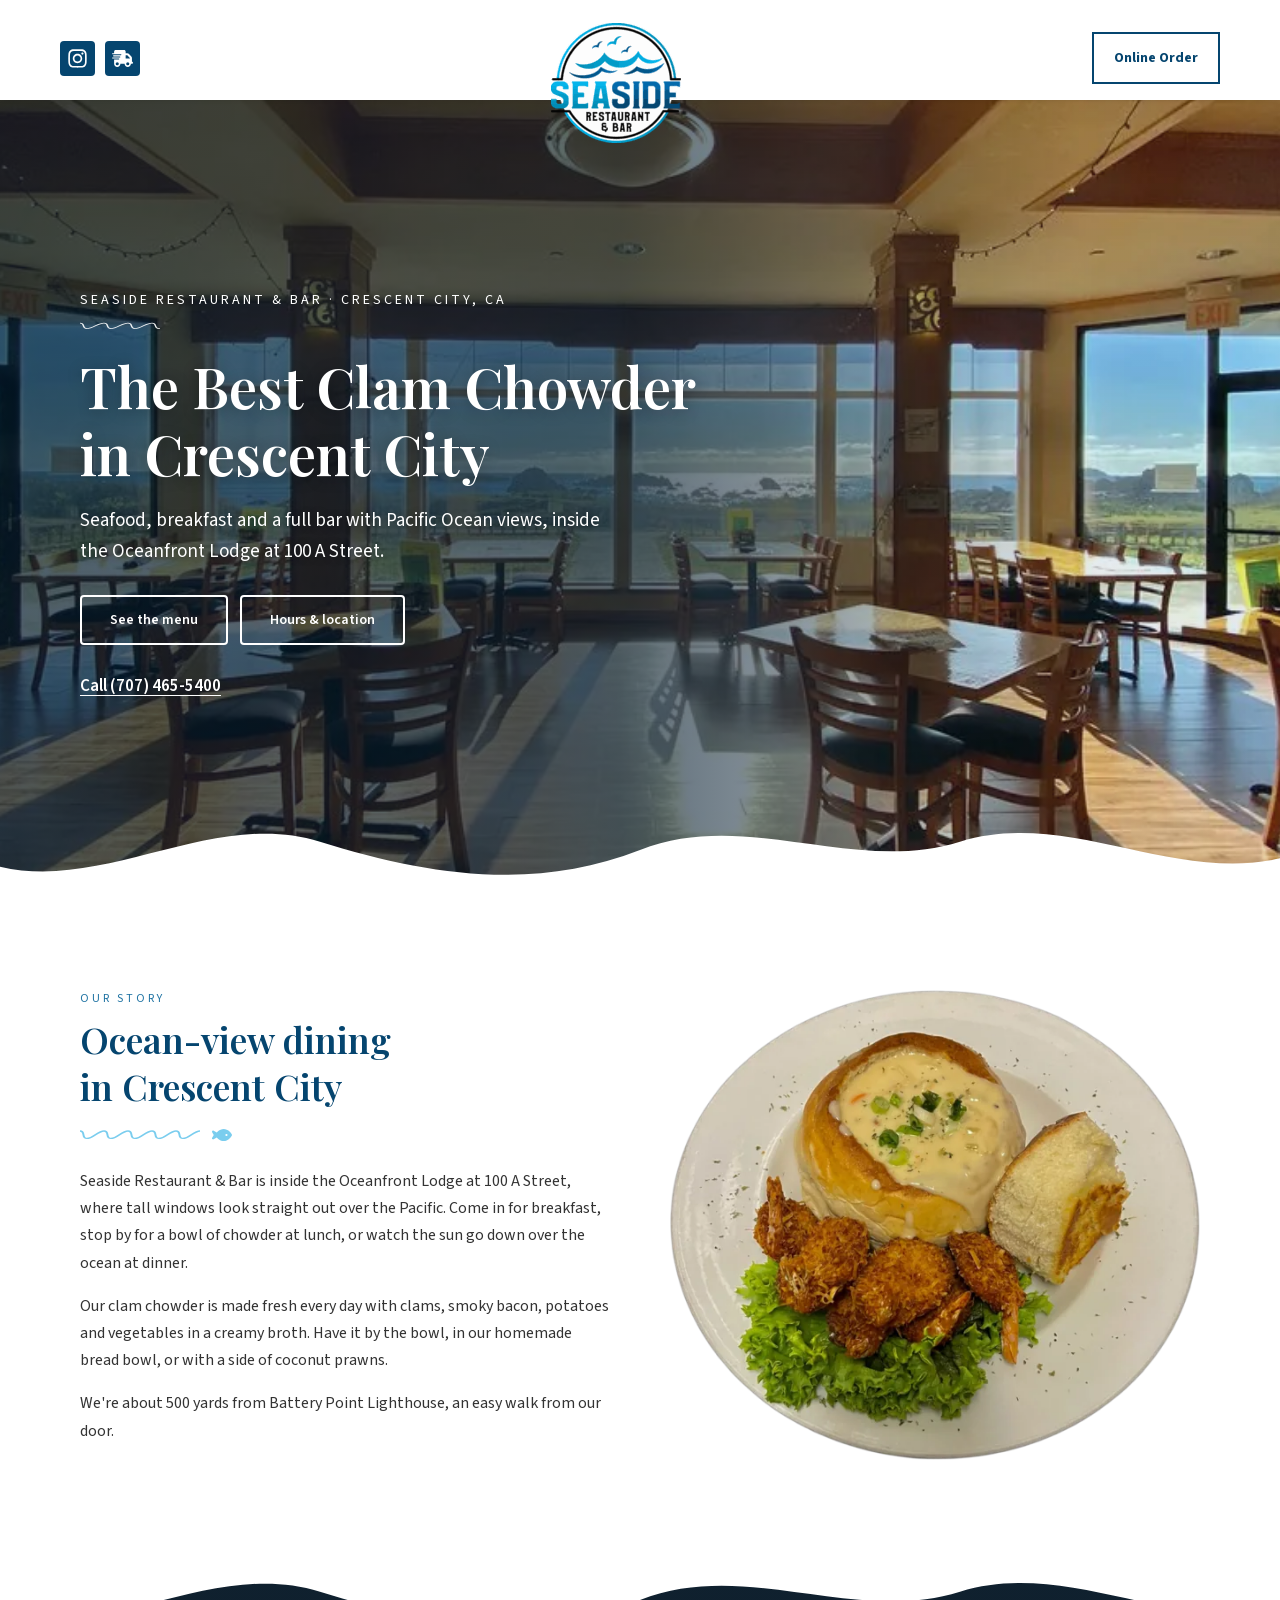
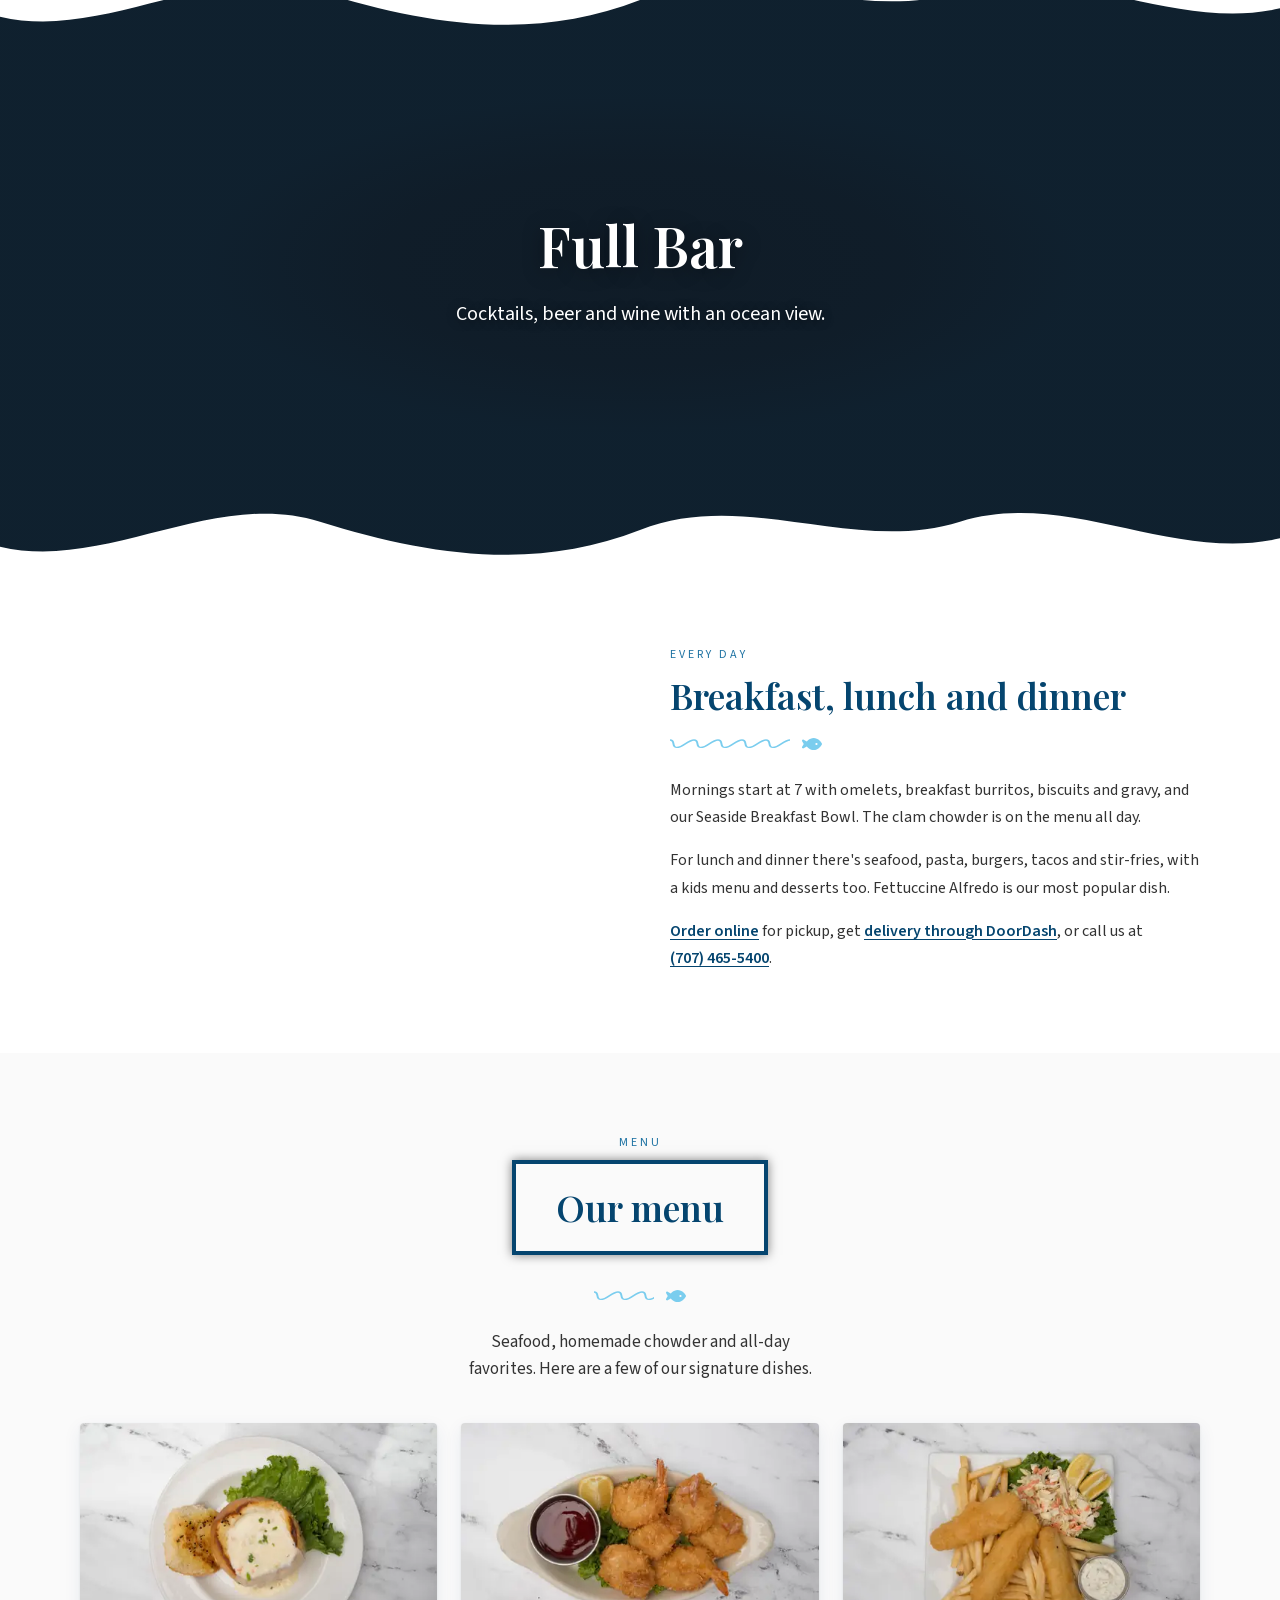
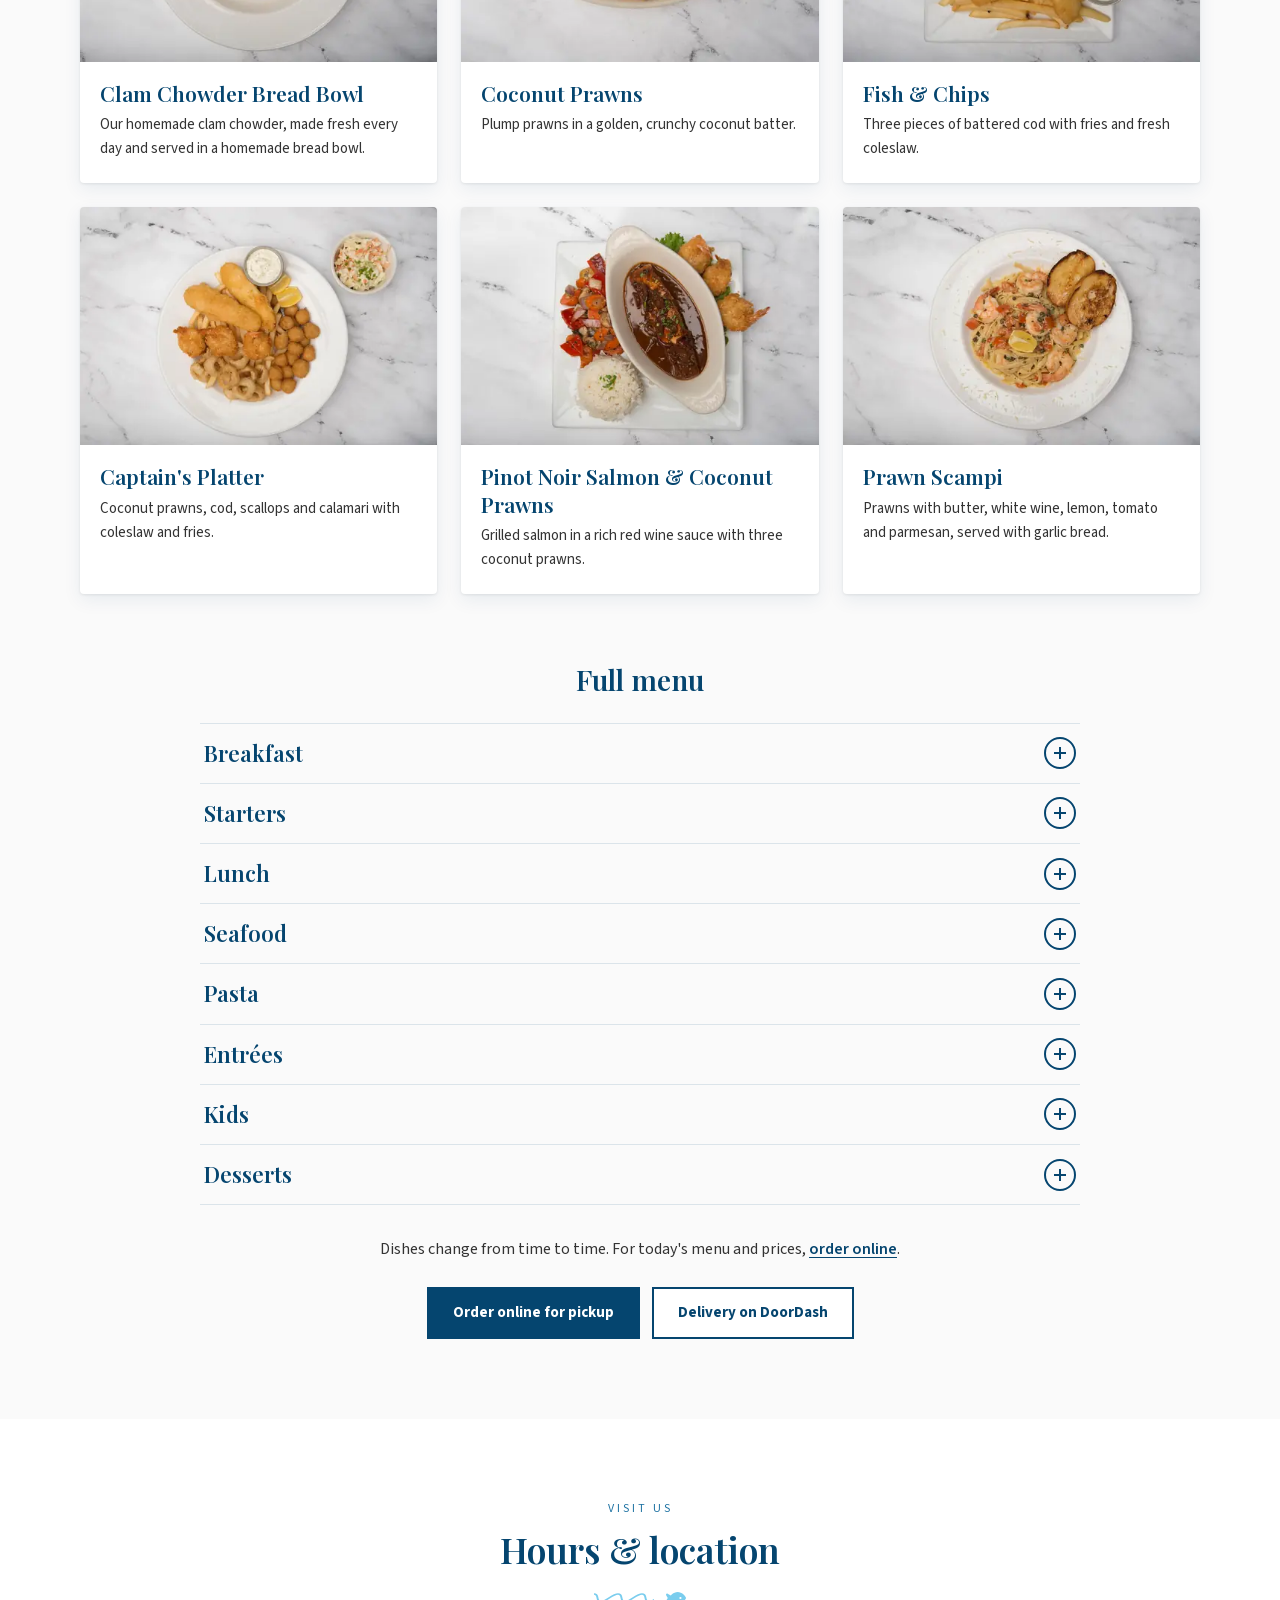
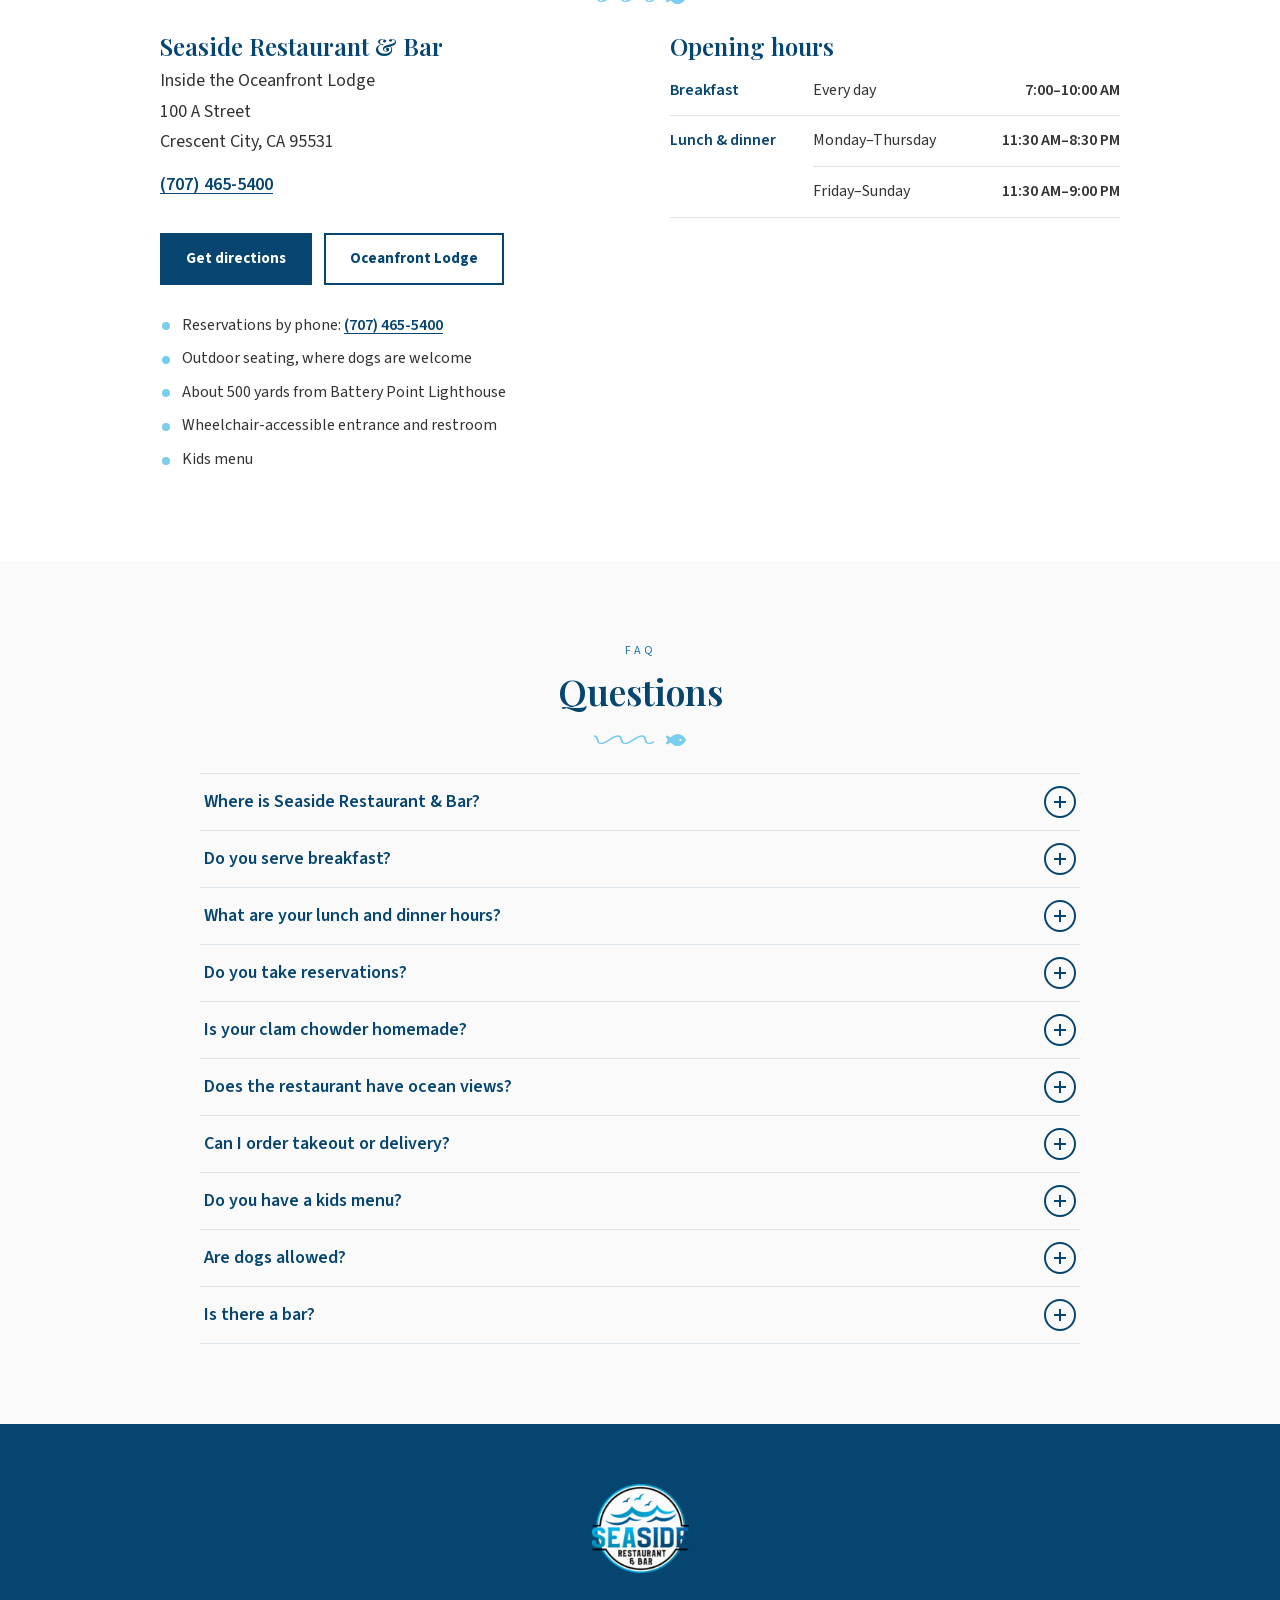
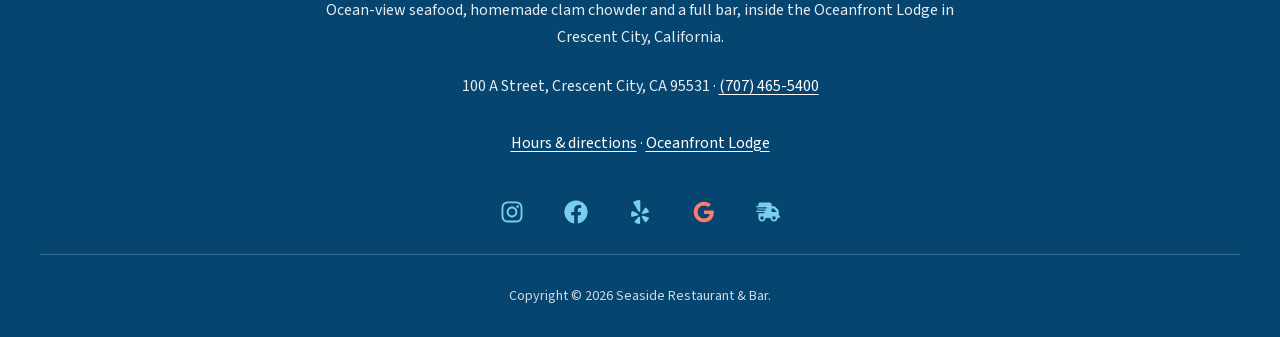
<file: index.html>
<!DOCTYPE html>
<html lang="en">
<head>
  <meta charset="utf-8">
  <meta name="viewport" content="width=device-width, initial-scale=1">
  <title>Seaside Restaurant &amp; Bar | Ocean-View Seafood, Crescent City</title>
  <meta name="description" content="Homemade clam chowder, seafood, breakfast and a full bar with Pacific Ocean views at the Oceanfront Lodge in Crescent City, CA. See our menu and hours.">
  <link rel="canonical" href="https://seasiderestaurantbar.com/">
  <meta name="theme-color" content="#05456F">
  <link rel="icon" href="/images/favicon-96.png" sizes="96x96" type="image/png">
  <link rel="icon" href="/images/favicon.png" sizes="100x100" type="image/png">
  <link rel="apple-touch-icon" href="/images/apple-touch-icon.png">
  <meta property="og:type" content="website">
  <meta property="og:site_name" content="Seaside Restaurant &amp; Bar">
  <meta property="og:title" content="Seaside Restaurant &amp; Bar – Ocean-view seafood in Crescent City">
  <meta property="og:description" content="Homemade clam chowder, seafood, breakfast and a full bar with Pacific Ocean views at the Oceanfront Lodge in Crescent City, CA. See our menu and hours.">
  <meta property="og:url" content="https://seasiderestaurantbar.com/">
  <meta property="og:image" content="https://seasiderestaurantbar.com/images/og-image.jpg">
  <meta property="og:image:width" content="1000">
  <meta property="og:image:height" content="524">
  <meta property="og:image:alt" content="Seaside Restaurant &amp; Bar's dining room, with windows looking out at the Pacific Ocean">
  <meta property="og:locale" content="en_US">
  <meta name="twitter:card" content="summary_large_image">
  <link rel="preload" href="/images/hero-bg.webp" as="image" type="image/webp">
  <link rel="preload" href="/fonts/playfair-display-600.woff2" as="font" type="font/woff2" crossorigin>
  <link rel="stylesheet" href="/styles.css">
  <noscript><style>.fullbar-section { background-image: url(/images/fullbar-1280.jpg); }</style></noscript>
  <script type="application/ld+json">
  {
    "@context": "https://schema.org",
    "@graph": [
      {
        "@type": "Restaurant",
        "@id": "https://seasiderestaurantbar.com/#restaurant",
        "name": "Seaside Restaurant & Bar",
        "alternateName": "Seaside Restaurant and Bar",
        "url": "https://seasiderestaurantbar.com/",
        "telephone": "+1-707-465-5400",
        "description": "Ocean-view seafood restaurant and full bar inside the Oceanfront Lodge in Crescent City, California, known for its homemade clam chowder.",
        "address": {
          "@type": "PostalAddress",
          "streetAddress": "100 A Street",
          "addressLocality": "Crescent City",
          "addressRegion": "CA",
          "postalCode": "95531",
          "addressCountry": "US"
        },
        "geo": {
          "@type": "GeoCoordinates",
          "latitude": 41.7477377,
          "longitude": -124.2034056
        },
        "hasMap": "https://www.google.com/maps?cid=7275603306722277926",
        "openingHoursSpecification": [
          { "@type": "OpeningHoursSpecification", "dayOfWeek": ["Monday", "Tuesday", "Wednesday", "Thursday", "Friday", "Saturday", "Sunday"], "opens": "07:00", "closes": "10:00" },
          { "@type": "OpeningHoursSpecification", "dayOfWeek": ["Monday", "Tuesday", "Wednesday", "Thursday"], "opens": "11:30", "closes": "20:30" },
          { "@type": "OpeningHoursSpecification", "dayOfWeek": ["Friday", "Saturday", "Sunday"], "opens": "11:30", "closes": "21:00" }
        ],
        "servesCuisine": ["Seafood", "American"],
        "priceRange": "$$",
        "acceptsReservations": true,
        "hasMenu": "https://seasiderestaurantbar.com/#menu",
        "menu": "https://seasiderestaurantbar.com/#menu",
        "image": [
          "https://seasiderestaurantbar.com/images/og-image.jpg",
          "https://seasiderestaurantbar.com/images/dish-clam-chowder-bread-bowl-800.jpg",
          "https://seasiderestaurantbar.com/images/dish-captains-platter-800.jpg"
        ],
        "logo": "https://seasiderestaurantbar.com/images/logo.png",
        "sameAs": [
          "https://www.instagram.com/seasiderestaurantbar/",
          "https://www.facebook.com/seasidebarandrestaurant/",
          "https://www.yelp.com/biz/seaside-restaurant-and-bar-crescent-city-2",
          "https://www.tripadvisor.com/Restaurant_Review-g60944-d6614937-Reviews-Seaside_Restaurant-Crescent_City_California.html",
          "https://www.google.com/maps?cid=7275603306722277926"
        ],
        "containedInPlace": {
          "@type": "Hotel",
          "@id": "https://oceanfrontlodge1.com/#hotel",
          "name": "Oceanfront Lodge",
          "url": "https://oceanfrontlodge1.com/",
          "address": {
            "@type": "PostalAddress",
            "streetAddress": "100 A Street",
            "addressLocality": "Crescent City",
            "addressRegion": "CA",
            "postalCode": "95531",
            "addressCountry": "US"
          }
        }
      },
      {
        "@type": "WebSite",
        "@id": "https://seasiderestaurantbar.com/#website",
        "name": "Seaside Restaurant & Bar",
        "alternateName": "Seaside Restaurant and Bar",
        "url": "https://seasiderestaurantbar.com/",
        "publisher": { "@id": "https://seasiderestaurantbar.com/#restaurant" }
      }
    ]
  }
  </script>
</head>
<body>
  <a href="#content" class="skip-link">Skip to content</a>

  <!-- Font Awesome Free by @fontawesome - https://fontawesome.com License - https://fontawesome.com/license/free (Icons: CC BY 4.0) -->

  <!-- Fixed Header -->
  <header class="site-header" id="masthead">
    <div class="header-inner">
      <div class="header-left">
        <div class="header-social">
          <a href="https://www.instagram.com/seasiderestaurantbar/" aria-label="Instagram" target="_blank" rel="noopener noreferrer" class="social-icon-btn"><svg xmlns="http://www.w3.org/2000/svg" viewBox="0 0 448 512" aria-hidden="true" focusable="false"><path d="M224.1 141c-63.6 0-114.9 51.3-114.9 114.9s51.3 114.9 114.9 114.9S339 319.5 339 255.9 287.7 141 224.1 141zm0 189.6c-41.1 0-74.7-33.5-74.7-74.7s33.5-74.7 74.7-74.7 74.7 33.5 74.7 74.7-33.6 74.7-74.7 74.7zm146.4-194.3c0 14.9-12 26.8-26.8 26.8-14.9 0-26.8-12-26.8-26.8s12-26.8 26.8-26.8 26.8 12 26.8 26.8zm76.1 27.2c-1.7-35.9-9.9-67.7-36.2-93.9-26.2-26.2-58-34.4-93.9-36.2-37-2.1-147.9-2.1-184.9 0-35.8 1.7-67.6 9.9-93.9 36.1s-34.4 58-36.2 93.9c-2.1 37-2.1 147.9 0 184.9 1.7 35.9 9.9 67.7 36.2 93.9s58 34.4 93.9 36.2c37 2.1 147.9 2.1 184.9 0 35.9-1.7 67.7-9.9 93.9-36.2 26.2-26.2 34.4-58 36.2-93.9 2.1-37 2.1-147.8 0-184.8zM398.8 388c-7.8 19.6-22.9 34.7-42.6 42.6-29.5 11.7-99.5 9-132.1 9s-102.7 2.6-132.1-9c-19.6-7.8-34.7-22.9-42.6-42.6-11.7-29.5-9-99.5-9-132.1s-2.6-102.7 9-132.1c7.8-19.6 22.9-34.7 42.6-42.6 29.5-11.7 99.5-9 132.1-9s102.7-2.6 132.1 9c19.6 7.8 34.7 22.9 42.6 42.6 11.7 29.5 9 99.5 9 132.1s2.7 102.7-9 132.1z" fill="currentColor"/></svg></a>
          <a href="https://www.doordash.com/store/seaside-restaurant-and-bar-crescent-city-27980263/" aria-label="Delivery on DoorDash" target="_blank" rel="noopener noreferrer" class="social-icon-btn"><svg xmlns="http://www.w3.org/2000/svg" viewBox="0 0 640 512" aria-hidden="true" focusable="false"><path d="M112 0C85.5 0 64 21.5 64 48V96H16c-8.8 0-16 7.2-16 16s7.2 16 16 16H64 272c8.8 0 16 7.2 16 16s-7.2 16-16 16H64 48c-8.8 0-16 7.2-16 16s7.2 16 16 16H64 240c8.8 0 16 7.2 16 16s-7.2 16-16 16H64 16c-8.8 0-16 7.2-16 16s7.2 16 16 16H64 208c8.8 0 16 7.2 16 16s-7.2 16-16 16H64V416c0 53 43 96 96 96s96-43 96-96H384c0 53 43 96 96 96s96-43 96-96h32c17.7 0 32-14.3 32-32s-14.3-32-32-32V288 256 237.3c0-17-6.7-33.3-18.7-45.3L512 114.7c-12-12-28.3-18.7-45.3-18.7H416V48c0-26.5-21.5-48-48-48H112zM544 237.3V256H416V160h50.7L544 237.3zM160 368a48 48 0 1 1 0 96 48 48 0 1 1 0-96zm272 48a48 48 0 1 1 96 0 48 48 0 1 1 -96 0z" fill="currentColor"/></svg></a>
        </div>
      </div>
      <div class="header-center">
        <a href="/" class="logo-link" rel="home">
          <img src="/images/logo.png" class="logo" alt="Seaside Restaurant &amp; Bar" width="130" height="120" decoding="async">
        </a>
      </div>
      <div class="header-right">
        <a class="btn-order" href="https://order.toasttab.com/online/oceanfront-lodge-100-a-street">Online Order</a>
      </div>
    </div>
  </header>

  <div id="content" class="site-content">
    <main id="main">

      <!-- ===== HERO: Photo Section ===== -->
      <section class="photo-section hero-section">
        <div class="photo-overlay"></div>
        <div class="photo-content">
          <div class="container">
            <div class="hero-text">
              <p class="hero-label">Seaside Restaurant &amp; Bar · Crescent&nbsp;City,&nbsp;CA</p>
              <div class="hero-squiggle"></div>
              <h1 class="hero-title">The Best Clam Chowder in Crescent City</h1>
              <p class="hero-sub">Seafood, breakfast and a full bar with Pacific Ocean views, inside the Oceanfront Lodge at 100&nbsp;A&nbsp;Street.</p>
              <div class="hero-actions">
                <a href="#menu" class="btn-outline-white">See the menu</a>
                <a href="#visit" class="btn-outline-white">Hours &amp; location</a>
              </div>
              <p class="hero-call"><a href="tel:+17074655400">Call (707) 465-5400</a></p>
            </div>
          </div>
        </div>
      </section>

      <!-- ===== ABOUT: White Content Panel ===== -->
      <section id="about" class="content-panel">
        <div class="wave-top" aria-hidden="true">
          <svg viewBox="0 0 1440 120" preserveAspectRatio="none">
            <path d="M0,80 C120,110 240,10 360,50 C480,90 600,110 720,60 C840,10 960,90 1080,50 C1200,10 1320,100 1440,70 L1440,120 L0,120 Z"/>
          </svg>
        </div>
        <div class="panel-body">
          <div class="container grid-2col">
            <div class="about-text">
              <p class="section-label">Our story</p>
              <h2 class="section-title">Ocean-view dining in Crescent City</h2>
              <div class="fish-divider" aria-hidden="true">
                <span class="squiggle"></span>
                <span class="fish"></span>
              </div>
              <p>Seaside Restaurant &amp; Bar is inside the Oceanfront Lodge at <span class="nowrap">100 A Street</span>, where tall windows look straight out over the Pacific. Come in for breakfast, stop by for a bowl of chowder at lunch, or watch the sun go down over the ocean at dinner.</p>
              <p>Our clam chowder is made fresh every day with clams, smoky bacon, potatoes and vegetables in a creamy broth. Have it by the bowl, in our homemade bread bowl, or with a side of coconut prawns.</p>
              <p>We're about 500 yards from Battery Point Lighthouse, an easy walk from our door.</p>
            </div>
            <div class="about-image">
              <picture>
                <source srcset="/images/about-food.webp" type="image/webp">
                <img src="/images/about-food.png" alt="Clam chowder in a bread bowl, with coconut prawns on lettuce and the bread bowl's lid" width="600" height="600" loading="lazy" decoding="async">
              </picture>
            </div>
          </div>
        </div>
        <div class="wave-bottom" aria-hidden="true">
          <svg viewBox="0 0 1440 120" preserveAspectRatio="none">
            <path d="M0,0 L1440,0 L1440,70 C1320,100 1200,10 1080,50 C960,90 840,10 720,60 C600,110 480,90 360,50 C240,10 120,110 0,80 Z"/>
          </svg>
        </div>
      </section>

      <!-- ===== FULL BAR: Photo Section ===== -->
      <section class="photo-section fullbar-section">
        <div class="photo-overlay photo-overlay-dark"></div>
        <div class="photo-content">
          <h2 class="fullbar-title">Full Bar</h2>
          <p class="fullbar-sub">Cocktails, beer and wine with an ocean view.</p>
        </div>
      </section>

      <!-- ===== EVERY DAY: White Content Panel ===== -->
      <section class="content-panel">
        <div class="wave-top" aria-hidden="true">
          <svg viewBox="0 0 1440 120" preserveAspectRatio="none">
            <path d="M0,80 C120,110 240,10 360,50 C480,90 600,110 720,60 C840,10 960,90 1080,50 C1200,10 1320,100 1440,70 L1440,120 L0,120 Z"/>
          </svg>
        </div>
        <div class="panel-body">
          <div class="container grid-2col">
            <div class="work-image">
              <picture>
                <source type="image/webp" srcset="/images/dish-fettuccine-alfredo-480.webp 480w, /images/dish-fettuccine-alfredo-800.webp 800w" sizes="(min-width: 969px) 540px, calc(100vw - 40px)">
                <img src="/images/dish-fettuccine-alfredo-800.jpg" alt="Fettuccine Alfredo with sliced grilled chicken, bacon and mushrooms, and two slices of garlic bread" width="800" height="533" loading="lazy" decoding="async">
              </picture>
            </div>
            <div class="work-text">
              <p class="section-label">Every day</p>
              <h2 class="section-title">Breakfast, lunch and dinner</h2>
              <div class="fish-divider" aria-hidden="true">
                <span class="squiggle"></span>
                <span class="fish"></span>
              </div>
              <p>Mornings start at 7 with omelets, breakfast burritos, biscuits and gravy, and our Seaside Breakfast Bowl. The clam chowder is on the menu all day.</p>
              <p>For lunch and dinner there's seafood, pasta, burgers, tacos and stir-fries, with a kids menu and desserts too. Fettuccine Alfredo is our most popular dish.</p>
              <p><a href="https://order.toasttab.com/online/oceanfront-lodge-100-a-street">Order online</a> for pickup, get <a href="https://www.doordash.com/store/seaside-restaurant-and-bar-crescent-city-27980263/">delivery through DoorDash</a>, or call us at <a href="tel:+17074655400">(707) 465-5400</a>.</p>
            </div>
          </div>
        </div>
      </section>

      <!-- ===== MENU: Content Panel ===== -->
      <section id="menu" class="content-panel menu-panel">
        <div class="panel-body">
          <div class="container">
            <div class="text-center">
              <p class="section-label">Menu</p>
              <h2 class="section-title menu-title-box">Our menu</h2>
              <div class="fish-divider fish-divider-center" aria-hidden="true">
                <span class="squiggle"></span>
                <span class="fish"></span>
              </div>
              <p class="menu-intro">Seafood, homemade chowder and all-day favorites. Here are a few of our signature dishes.</p>
            </div>

            <div class="dish-grid">
              <article class="dish-card">
                <picture>
                  <source type="image/webp" srcset="/images/dish-clam-chowder-bread-bowl-480.webp 480w, /images/dish-clam-chowder-bread-bowl-800.webp 800w" sizes="(min-width: 960px) 374px, (min-width: 600px) calc(50vw - 40px), calc(100vw - 32px)">
                  <img src="/images/dish-clam-chowder-bread-bowl-800.jpg" alt="Clam chowder in a bread bowl, with a slice of toasted bread and a lettuce leaf" width="800" height="533" loading="lazy" decoding="async">
                </picture>
                <h3>Clam Chowder Bread Bowl</h3>
                <p>Our homemade clam chowder, made fresh every day and served in a homemade bread bowl.</p>
              </article>
              <article class="dish-card">
                <picture>
                  <source type="image/webp" srcset="/images/dish-coconut-prawns-480.webp 480w, /images/dish-coconut-prawns-800.webp 800w" sizes="(min-width: 960px) 374px, (min-width: 600px) calc(50vw - 40px), calc(100vw - 32px)">
                  <img src="/images/dish-coconut-prawns-800.jpg" alt="Coconut prawns on lettuce with a lemon wedge and a cup of sweet and sour sauce" width="800" height="533" loading="lazy" decoding="async">
                </picture>
                <h3>Coconut Prawns</h3>
                <p>Plump prawns in a golden, crunchy coconut batter.</p>
              </article>
              <article class="dish-card">
                <picture>
                  <source type="image/webp" srcset="/images/dish-fish-and-chips-480.webp 480w, /images/dish-fish-and-chips-800.webp 800w" sizes="(min-width: 960px) 374px, (min-width: 600px) calc(50vw - 40px), calc(100vw - 32px)">
                  <img src="/images/dish-fish-and-chips-800.jpg" alt="Three pieces of battered cod on fries, with coleslaw, lemon wedges and tartar sauce" width="800" height="533" loading="lazy" decoding="async">
                </picture>
                <h3>Fish &amp; Chips</h3>
                <p>Three pieces of battered cod with fries and fresh coleslaw.</p>
              </article>
              <article class="dish-card">
                <picture>
                  <source type="image/webp" srcset="/images/dish-captains-platter-480.webp 480w, /images/dish-captains-platter-800.webp 800w" sizes="(min-width: 960px) 374px, (min-width: 600px) calc(50vw - 40px), calc(100vw - 32px)">
                  <img src="/images/dish-captains-platter-800.jpg" alt="Battered cod, coconut prawns, scallops and calamari rings on fries, with tartar sauce, lemon and a side of coleslaw" width="800" height="533" loading="lazy" decoding="async">
                </picture>
                <h3>Captain's Platter</h3>
                <p>Coconut prawns, cod, scallops and calamari with coleslaw and fries.</p>
              </article>
              <article class="dish-card">
                <picture>
                  <source type="image/webp" srcset="/images/dish-pinot-noir-salmon-480.webp 480w, /images/dish-pinot-noir-salmon-800.webp 800w" sizes="(min-width: 960px) 374px, (min-width: 600px) calc(50vw - 40px), calc(100vw - 32px)">
                  <img src="/images/dish-pinot-noir-salmon-800.jpg" alt="Salmon in a dark red wine sauce with three coconut prawns, sautéed vegetables and rice" width="800" height="533" loading="lazy" decoding="async">
                </picture>
                <h3>Pinot Noir Salmon &amp; Coconut Prawns</h3>
                <p>Grilled salmon in a rich red wine sauce with three coconut prawns.</p>
              </article>
              <article class="dish-card">
                <picture>
                  <source type="image/webp" srcset="/images/dish-prawn-scampi-480.webp 480w, /images/dish-prawn-scampi-800.webp 800w" sizes="(min-width: 960px) 374px, (min-width: 600px) calc(50vw - 40px), calc(100vw - 32px)">
                  <img src="/images/dish-prawn-scampi-800.jpg" alt="Prawn scampi over pasta with diced tomatoes and a lemon wedge, and two slices of garlic bread" width="800" height="533" loading="lazy" decoding="async">
                </picture>
                <h3>Prawn Scampi</h3>
                <p>Prawns with butter, white wine, lemon, tomato and parmesan, served with garlic bread.</p>
              </article>
            </div>

            <h3 class="menu-subtitle">Full menu</h3>
            <div class="menu-sections">
              <details class="accordion menu-section">
                <summary>Breakfast</summary>
                <ul class="menu-list">
                  <li><span class="menu-item-name">Bread Bowl Clam Chowder</span> <span class="menu-item-desc">Our homemade clam chowder in a homemade bread bowl</span></li>
                  <li><span class="menu-item-name">Biscuits and Gravy</span></li>
                  <li><span class="menu-item-name">Big Breakfast</span> <span class="menu-item-desc">Eggs your way, toast and a waffle or pancake</span></li>
                  <li><span class="menu-item-name">California Oatmeal</span></li>
                  <li><span class="menu-item-name">Build Your Own</span> <span class="menu-item-desc">Choose your eggs and add pancake, hash browns, bacon, sausage or country gravy</span></li>
                  <li><span class="menu-item-name">Little Farmers Omelet</span></li>
                  <li><span class="menu-item-name">Seaside Breakfast Bowl</span> <span class="menu-item-desc">Eggs, bacon, sausage, tomatoes, peppers, onions, potatoes, cheddar</span></li>
                  <li><span class="menu-item-name">Seaside Omelet with Cheese</span> <span class="menu-item-desc">Add veggies, avocado, bacon, sausage, ham, prawns or rib eye</span></li>
                  <li><span class="menu-item-name">Breakfast Burrito</span> <span class="menu-item-desc">Eggs, bacon, sausage, tomatoes, peppers, onions, potatoes, cheddar cheese</span></li>
                  <li><span class="menu-item-name">Eggs Benedict</span></li>
                  <li><span class="menu-item-name">Avocado Toast</span> <span class="menu-item-desc">On white, wheat or sourdough, with eggs your way</span></li>
                  <li><span class="menu-item-name">Wake &amp; Taco</span> <span class="menu-item-desc">Three warm tacos, scrambled eggs, sausage, bacon, onions, bell peppers, shredded cheese</span></li>
                  <li><span class="menu-item-name">Mañana Muffin</span> <span class="menu-item-desc">English muffin, scrambled eggs, onions, bell peppers, jalapeños, American cheese, with bacon, turkey or ham</span></li>
                  <li><span class="menu-item-name">Toast</span> <span class="menu-item-desc">White, wheat or sourdough</span></li>
                  <li><span class="menu-item-name">Kids Pancake</span> <span class="menu-item-desc">Plain, chocolate or strawberry</span></li>
                </ul>
              </details>
              <details class="accordion menu-section">
                <summary>Starters</summary>
                <ul class="menu-list">
                  <li><span class="menu-item-name">Clam Chowder</span> <span class="menu-item-desc">Bowl or bread bowl: clams, smoky bacon, potatoes, celery, onions and carrots in a creamy broth, made fresh every day</span></li>
                  <li><span class="menu-item-name">Classic Prawn Cocktail</span> <span class="menu-item-desc">Six chilled large prawns on crisp lettuce, cocktail sauce</span></li>
                  <li><span class="menu-item-name">Coconut Prawns</span> <span class="menu-item-desc">Prawns in a crunchy coconut batter, sweet and sour dipping sauce</span></li>
                  <li><span class="menu-item-name">Jalapeño Poppers</span> <span class="menu-item-desc">Jalapeños stuffed with cream cheese, lightly breaded and fried</span></li>
                  <li><span class="menu-item-name">Mozzarella Sticks</span> <span class="menu-item-desc">With marinara sauce</span></li>
                  <li><span class="menu-item-name">Calamari</span> <span class="menu-item-desc">Fried calamari, marinara sauce</span></li>
                  <li><span class="menu-item-name">Veggie Spring Rolls</span> <span class="menu-item-desc">Mixed veggies in thin golden pastry, sweet and sour sauce</span></li>
                  <li><span class="menu-item-name">Garlic Fries</span></li>
                  <li><span class="menu-item-name">Appetizer Sampler</span> <span class="menu-item-desc">Coconut prawns, mozzarella sticks, breaded chicken bites</span></li>
                  <li><span class="menu-item-name">Coastal Crab Cakes</span></li>
                  <li><span class="menu-item-name">Edamame</span> <span class="menu-item-desc">Salted or spicy</span></li>
                  <li><span class="menu-item-name">Crispy Chicken Dumplings</span></li>
                  <li><span class="menu-item-name">Crispy Shrimp &amp; Pork Dumplings</span></li>
                </ul>
              </details>
              <details class="accordion menu-section">
                <summary>Lunch</summary>
                <p class="menu-section-note">Served at lunch and dinner.</p>
                <ul class="menu-list">
                  <li><span class="menu-item-name">Clam Chowder</span> <span class="menu-item-desc">Bowl or bread bowl, made fresh every day</span></li>
                  <li><span class="menu-item-name">Quesadilla California</span> <span class="menu-item-desc">Chipotle sauce, pico de gallo, jalapeño, with chicken, salmon, prawns or rib eye</span></li>
                  <li><span class="menu-item-name">Baja Tacos</span> <span class="menu-item-desc">Pico de gallo, slaw, creamy jalapeño sauce, with prawns, cod, rib eye or chicken</span></li>
                  <li><span class="menu-item-name">Pub Club Sandwich</span> <span class="menu-item-desc">Turkey, ham, bacon, lettuce, tomatoes, mayo, your choice of bread, fries</span></li>
                  <li><span class="menu-item-name">Local Cheese Burger 8 oz</span> <span class="menu-item-desc">Your choice of cheese, lettuce, tomatoes, onions, pickles, chipotle mayo, fries</span></li>
                  <li><span class="menu-item-name">Mongolian Stir Fry Noodle</span> <span class="menu-item-desc">Mushrooms, red onions, bell peppers, cabbage, teriyaki sauce, with salmon, chicken, rib eye, prawns or veggies</span></li>
                  <li><span class="menu-item-name">Egg Fried Rice &amp; Two Spring Rolls</span> <span class="menu-item-desc">Choose salmon, prawns, orange or teriyaki chicken, beef, bacon or veggies</span></li>
                  <li><span class="menu-item-name">Chef Salad</span> <span class="menu-item-desc">Mixed greens, tomatoes, black olives, shredded cheese, with salmon, prawns, turkey &amp; ham, chicken &amp; bacon or rib eye</span></li>
                  <li><span class="menu-item-name">Crab Cake Sandwich</span> <span class="menu-item-desc">Crab cake, jalapeño tartar, pickles, coleslaw, bell pepper, onion, fries</span></li>
                  <li><span class="menu-item-name">Pesto Chicken Sandwich</span> <span class="menu-item-desc">Seared chicken breast, pesto mayo, mozzarella, tomatoes, fries</span></li>
                  <li><span class="menu-item-name">Nacho Supreme</span> <span class="menu-item-desc">Tomatoes, black olives, jalapeño, avocado, cheese, beef, sour cream</span></li>
                </ul>
              </details>
              <details class="accordion menu-section">
                <summary>Seafood</summary>
                <p class="menu-section-note">Both salmon dishes, the shrimp creole and the mussels come with sautéed seasonal veggies, soup or salad, and fries, rice or extra veggies (baked potato after 4 PM).</p>
                <ul class="menu-list">
                  <li><span class="menu-item-name">Coconut Prawns Bread Bowl Clam Chowder</span> <span class="menu-item-desc">Six large coconut prawns and our homemade clam chowder in a homemade bread bowl</span></li>
                  <li><span class="menu-item-name">United Kingdom Fish &amp; Chips</span> <span class="menu-item-desc">Three pieces of battered cod, fries, fresh coleslaw</span></li>
                  <li><span class="menu-item-name">Captain's Platter</span> <span class="menu-item-desc">Coconut prawns, cod, scallops, calamari, fresh coleslaw, fries</span></li>
                  <li><span class="menu-item-name">Pacific Salmon</span> <span class="menu-item-desc">Seasoned salmon, seared</span></li>
                  <li><span class="menu-item-name">Pinot Noir Salmon &amp; Coconut Prawns</span> <span class="menu-item-desc">Grilled salmon in a rich red wine sauce, three coconut prawns</span></li>
                  <li><span class="menu-item-name">Spicy Shrimp Creole</span> <span class="menu-item-desc">Six large prawns sautéed in butter, garlic, white wine, tomatoes, jalapeños, spicy seasoning</span></li>
                  <li><span class="menu-item-name">Fisherman's Mussels</span> <span class="menu-item-desc">Pinot Grigio sauce with tomatoes, black olives, garlic, cream</span></li>
                </ul>
              </details>
              <details class="accordion menu-section">
                <summary>Pasta</summary>
                <ul class="menu-list">
                  <li><span class="menu-item-name">Shrimp and Bacon Rosso</span> <span class="menu-item-desc">Prawns, bacon, butter, garlic, white wine, red sauce, pepper flakes, parmesan</span></li>
                  <li><span class="menu-item-name">Prawn Scampi</span> <span class="menu-item-desc">Prawns, butter, white wine, lemon, tomato, parmesan, garlic bread</span></li>
                  <li><span class="menu-item-name">Fettuccine Alfredo</span> <span class="menu-item-desc">Butter, white wine, garlic, mushrooms, parmesan, with chicken &amp; bacon, salmon or prawns, garlic bread (our most popular dish)</span></li>
                  <li><span class="menu-item-name">Beef Stroganoff</span> <span class="menu-item-desc">Garlic, butter, sour cream, mushrooms, onions, red wine, heavy cream, garlic bread</span></li>
                  <li><span class="menu-item-name">Seafood Alfredo</span></li>
                </ul>
              </details>
              <details class="accordion menu-section">
                <summary>Entrées</summary>
                <p class="menu-section-note">Both come with sautéed seasonal veggies, soup or salad, and fries, rice or extra veggies (baked potato after 4 PM).</p>
                <ul class="menu-list">
                  <li><span class="menu-item-name">Teriyaki Chicken &amp; Coconut Prawns</span> <span class="menu-item-desc">Chicken breast marinated in homemade teriyaki sauce and grilled, three coconut prawns</span></li>
                  <li><span class="menu-item-name">Chicken Cordon Bleu</span> <span class="menu-item-desc">Breaded chicken breast stuffed with ham and Swiss cheese, Alfredo sauce, mushrooms</span></li>
                </ul>
              </details>
              <details class="accordion menu-section">
                <summary>Kids</summary>
                <ul class="menu-list">
                  <li><span class="menu-item-name">Mac &amp; Cheese Bites</span></li>
                  <li><span class="menu-item-name">Grilled Cheese</span> <span class="menu-item-desc">With fries</span></li>
                  <li><span class="menu-item-name">Ham or Turkey Sandwich</span> <span class="menu-item-desc">Toasted or cold, with or without American cheese</span></li>
                  <li><span class="menu-item-name">Cheese Quesadilla</span></li>
                  <li><span class="menu-item-name">Butter Noodles</span></li>
                  <li><span class="menu-item-name">Kids Spaghetti</span> <span class="menu-item-desc">Add beef, chicken, shrimp or salmon</span></li>
                  <li><span class="menu-item-name">Kids Fettuccine Alfredo</span> <span class="menu-item-desc">Add beef, chicken, shrimp or salmon</span></li>
                  <li><span class="menu-item-name">Kids Popcorn Chicken</span> <span class="menu-item-desc">With fries</span></li>
                </ul>
              </details>
              <details class="accordion menu-section">
                <summary>Desserts</summary>
                <ul class="menu-list">
                  <li><span class="menu-item-name">No-Bake Blueberry Cheesecake</span> <span class="menu-item-desc">Cream cheese and blueberries on a buttery graham cracker crust</span></li>
                  <li><span class="menu-item-name">Banana Spring Rolls</span></li>
                  <li><span class="menu-item-name">Bread Pudding</span></li>
                  <li><span class="menu-item-name">Chocolate Ganache</span></li>
                  <li><span class="menu-item-name">Ice Cream Scoop</span></li>
                </ul>
              </details>
            </div>
            <p class="menu-note">Dishes change from time to time. For today's menu and prices, <a href="https://order.toasttab.com/online/oceanfront-lodge-100-a-street">order online</a>.</p>
            <div class="btn-row">
              <a class="btn btn-primary" href="https://order.toasttab.com/online/oceanfront-lodge-100-a-street">Order online for pickup</a>
              <a class="btn btn-secondary" href="https://www.doordash.com/store/seaside-restaurant-and-bar-crescent-city-27980263/">Delivery on DoorDash</a>
            </div>
          </div>
        </div>
      </section>

      <!-- ===== VISIT: Content Panel ===== -->
      <section id="visit" class="content-panel visit-panel">
        <div class="panel-body">
          <div class="container">
            <div class="text-center">
              <p class="section-label">Visit us</p>
              <h2 class="section-title">Hours &amp; location</h2>
              <div class="fish-divider fish-divider-center" aria-hidden="true">
                <span class="squiggle"></span>
                <span class="fish"></span>
              </div>
            </div>
            <div class="visit-grid">
              <div class="visit-location">
                <address class="visit-address">
                  <strong>Seaside Restaurant &amp; Bar</strong><br>
                  Inside the Oceanfront Lodge<br>
                  100 A Street<br>
                  Crescent City, CA 95531<br>
                  <a href="tel:+17074655400">(707) 465-5400</a>
                </address>
                <div class="btn-row btn-row-start">
                  <a class="btn btn-primary" href="https://www.google.com/maps/dir/?api=1&amp;destination=Seaside+Restaurant+%26+Bar%2C+100+A+St%2C+Crescent+City%2C+CA+95531&amp;destination_place_id=ChIJF11DTExm0FQRJrrW36gi-GQ">Get directions</a>
                  <a class="btn btn-secondary" href="https://oceanfrontlodge1.com/">Oceanfront Lodge</a>
                </div>
                <ul class="visit-notes">
                  <li>Reservations by phone: <a href="tel:+17074655400">(707)&nbsp;465-5400</a></li>
                  <li>Outdoor seating, where dogs are welcome</li>
                  <li>About 500 yards from Battery Point Lighthouse</li>
                  <li>Wheelchair-accessible entrance and restroom</li>
                  <li>Kids menu</li>
                </ul>
              </div>
              <div class="visit-hours">
                <table class="hours-table">
                  <caption>Opening hours</caption>
                  <tbody>
                    <tr>
                      <th scope="row">Breakfast</th>
                      <td>Every day</td>
                      <td class="hours-time">7:00–10:00 AM</td>
                    </tr>
                  </tbody>
                  <tbody>
                    <tr>
                      <th scope="rowgroup" rowspan="2">Lunch &amp; dinner</th>
                      <td>Monday–Thursday</td>
                      <td class="hours-time">11:30 AM–8:30 PM</td>
                    </tr>
                    <tr>
                      <td>Friday–Sunday</td>
                      <td class="hours-time">11:30 AM–9:00 PM</td>
                    </tr>
                  </tbody>
                </table>
              </div>
            </div>
          </div>
        </div>
      </section>

      <!-- ===== FAQ: Content Panel ===== -->
      <section id="faq" class="content-panel faq-panel">
        <div class="panel-body">
          <div class="container">
            <div class="text-center">
              <p class="section-label">FAQ</p>
              <h2 class="section-title">Questions</h2>
              <div class="fish-divider fish-divider-center" aria-hidden="true">
                <span class="squiggle"></span>
                <span class="fish"></span>
              </div>
            </div>
            <div class="faq-list">
              <details class="accordion faq-item">
                <summary>Where is Seaside Restaurant &amp; Bar?</summary>
                <p>Inside the Oceanfront Lodge at <span class="nowrap">100 A Street</span>, Crescent City, CA 95531, about 500 yards from Battery Point Lighthouse.</p>
              </details>
              <details class="accordion faq-item">
                <summary>Do you serve breakfast?</summary>
                <p>Yes, every day from 7:00 to 10:00 AM.</p>
              </details>
              <details class="accordion faq-item">
                <summary>What are your lunch and dinner hours?</summary>
                <p>Monday to Thursday 11:30 AM to 8:30 PM, and Friday to Sunday 11:30 AM to 9:00 PM.</p>
              </details>
              <details class="accordion faq-item">
                <summary>Do you take reservations?</summary>
                <p>Yes. Call us at <a href="tel:+17074655400">(707)&nbsp;465-5400</a> to reserve a table.</p>
              </details>
              <details class="accordion faq-item">
                <summary>Is your clam chowder homemade?</summary>
                <p>Yes. We make it fresh every day. At breakfast it comes in our homemade bread bowl; at lunch and dinner, have it by the bowl or in the bread bowl.</p>
              </details>
              <details class="accordion faq-item">
                <summary>Does the restaurant have ocean views?</summary>
                <p>Yes. The dining room and the bar look out over the Pacific Ocean.</p>
              </details>
              <details class="accordion faq-item">
                <summary>Can I order takeout or delivery?</summary>
                <p>Yes. <a href="https://order.toasttab.com/online/oceanfront-lodge-100-a-street">Order online</a> for pickup, or get <a href="https://www.doordash.com/store/seaside-restaurant-and-bar-crescent-city-27980263/">delivery through DoorDash</a>.</p>
              </details>
              <details class="accordion faq-item">
                <summary>Do you have a kids menu?</summary>
                <p>Yes. There's a kids menu at lunch and dinner, and kids pancakes at breakfast.</p>
              </details>
              <details class="accordion faq-item">
                <summary>Are dogs allowed?</summary>
                <p>Yes, dogs are welcome in our outdoor seating area.</p>
              </details>
              <details class="accordion faq-item">
                <summary>Is there a bar?</summary>
                <p>Yes, a full bar with cocktails, beer and wine.</p>
              </details>
            </div>
          </div>
        </div>
      </section>

    </main>
  </div>

  <!-- Footer -->
  <footer class="site-footer" id="colophon">
    <div class="footer-inner">
      <div class="footer-main">
        <div class="footer-logo-wrap">
          <img class="footer-logo" src="/images/logo.png" alt="Seaside Restaurant &amp; Bar" width="97" height="89" loading="lazy" decoding="async">
        </div>
        <div class="footer-text">
          <p>Ocean-view seafood, homemade clam chowder and a full bar, inside the Oceanfront Lodge in Crescent&nbsp;City, California.</p>
          <address class="footer-address"><span class="nowrap">100 A Street</span>, <span class="nowrap">Crescent City, CA 95531</span><span class="footer-sep" aria-hidden="true"> · </span><a href="tel:+17074655400">(707) 465-5400</a></address>
          <p class="footer-links"><a href="#visit">Hours &amp; directions</a> · <a href="https://oceanfrontlodge1.com/">Oceanfront Lodge</a></p>
        </div>
        <div class="footer-social">
          <a href="https://www.instagram.com/seasiderestaurantbar/" aria-label="Instagram" target="_blank" rel="noopener noreferrer" class="footer-social-link"><svg xmlns="http://www.w3.org/2000/svg" viewBox="0 0 448 512" aria-hidden="true" focusable="false"><path d="M224.1 141c-63.6 0-114.9 51.3-114.9 114.9s51.3 114.9 114.9 114.9S339 319.5 339 255.9 287.7 141 224.1 141zm0 189.6c-41.1 0-74.7-33.5-74.7-74.7s33.5-74.7 74.7-74.7 74.7 33.5 74.7 74.7-33.6 74.7-74.7 74.7zm146.4-194.3c0 14.9-12 26.8-26.8 26.8-14.9 0-26.8-12-26.8-26.8s12-26.8 26.8-26.8 26.8 12 26.8 26.8zm76.1 27.2c-1.7-35.9-9.9-67.7-36.2-93.9-26.2-26.2-58-34.4-93.9-36.2-37-2.1-147.9-2.1-184.9 0-35.8 1.7-67.6 9.9-93.9 36.1s-34.4 58-36.2 93.9c-2.1 37-2.1 147.9 0 184.9 1.7 35.9 9.9 67.7 36.2 93.9s58 34.4 93.9 36.2c37 2.1 147.9 2.1 184.9 0 35.9-1.7 67.7-9.9 93.9-36.2 26.2-26.2 34.4-58 36.2-93.9 2.1-37 2.1-147.8 0-184.8zM398.8 388c-7.8 19.6-22.9 34.7-42.6 42.6-29.5 11.7-99.5 9-132.1 9s-102.7 2.6-132.1-9c-19.6-7.8-34.7-22.9-42.6-42.6-11.7-29.5-9-99.5-9-132.1s-2.6-102.7 9-132.1c7.8-19.6 22.9-34.7 42.6-42.6 29.5-11.7 99.5-9 132.1-9s102.7-2.6 132.1 9c19.6 7.8 34.7 22.9 42.6 42.6 11.7 29.5 9 99.5 9 132.1s2.7 102.7-9 132.1z" fill="currentColor"/></svg></a>
          <a href="https://www.facebook.com/seasidebarandrestaurant/" aria-label="Facebook" target="_blank" rel="noopener noreferrer" class="footer-social-link"><svg xmlns="http://www.w3.org/2000/svg" viewBox="0 0 512 512" aria-hidden="true" focusable="false"><path d="M504 256C504 119 393 8 256 8S8 119 8 256c0 123.78 90.69 226.38 209.25 245V327.69h-63V256h63v-54.64c0-62.15 37-96.48 93.67-96.48 27.14 0 55.52 4.84 55.52 4.84v61h-31.28c-30.8 0-40.41 19.12-40.41 38.73V256h68.78l-11 71.69h-57.78V501C413.31 482.38 504 379.78 504 256z" fill="currentColor"/></svg></a>
          <a href="https://www.yelp.com/biz/seaside-restaurant-and-bar-crescent-city-2" aria-label="Yelp" target="_blank" rel="noopener noreferrer" class="footer-social-link"><svg xmlns="http://www.w3.org/2000/svg" viewBox="0 0 384 512" aria-hidden="true" focusable="false"><path d="M42.9 240.32l99.62 48.61c19.2 9.4 16.2 37.51-4.5 42.71L30.5 358.45a22.79 22.79 0 0 1-28.21-19.6 197.16 197.16 0 0 1 9-85.32 22.8 22.8 0 0 1 31.61-13.21zm44 239.25a199.45 199.45 0 0 0 79.42 32.11A22.78 22.78 0 0 0 192.94 490l3.9-110.82c.7-21.3-25.5-31.91-39.81-16.1l-74.21 82.4a22.82 22.82 0 0 0 4.09 34.09zm145.34-109.92l58.81 94a22.93 22.93 0 0 0 34 5.5 198.36 198.36 0 0 0 52.71-67.61A23 23 0 0 0 364.17 370l-105.42-34.26c-20.31-6.5-37.81 15.8-26.51 33.91zm148.33-132.23a197.44 197.44 0 0 0-50.41-69.31 22.85 22.85 0 0 0-34 4.4l-62 91.92c-11.9 17.7 4.7 40.61 25.2 34.71L366 268.63a23 23 0 0 0 14.61-31.21zM62.11 30.18a22.86 22.86 0 0 0-9.9 32l104.12 180.44c11.7 20.2 42.61 11.9 42.61-11.4V22.88a22.67 22.67 0 0 0-24.5-22.8 320.37 320.37 0 0 0-112.33 30.1z" fill="currentColor"/></svg></a>
          <a href="https://www.google.com/maps?cid=7275603306722277926" aria-label="Google reviews" target="_blank" rel="noopener noreferrer" class="footer-social-link footer-social-google"><svg xmlns="http://www.w3.org/2000/svg" width="24" height="28" viewBox="0 0 24 28" aria-hidden="true" focusable="false"><path d="M12 12.281h11.328c.109.609.187 1.203.187 2C23.515 21.125 18.921 26 11.999 26c-6.641 0-12-5.359-12-12s5.359-12 12-12c3.234 0 5.953 1.188 8.047 3.141L16.78 8.282c-.891-.859-2.453-1.859-4.781-1.859-4.094 0-7.438 3.391-7.438 7.578s3.344 7.578 7.438 7.578c4.75 0 6.531-3.406 6.813-5.172h-6.813v-4.125z" fill="currentColor"/></svg></a>
          <a href="https://www.doordash.com/store/seaside-restaurant-and-bar-crescent-city-27980263/" aria-label="Delivery on DoorDash" target="_blank" rel="noopener noreferrer" class="footer-social-link"><svg xmlns="http://www.w3.org/2000/svg" viewBox="0 0 640 512" aria-hidden="true" focusable="false"><path d="M112 0C85.5 0 64 21.5 64 48V96H16c-8.8 0-16 7.2-16 16s7.2 16 16 16H64 272c8.8 0 16 7.2 16 16s-7.2 16-16 16H64 48c-8.8 0-16 7.2-16 16s7.2 16 16 16H64 240c8.8 0 16 7.2 16 16s-7.2 16-16 16H64 16c-8.8 0-16 7.2-16 16s7.2 16 16 16H64 208c8.8 0 16 7.2 16 16s-7.2 16-16 16H64V416c0 53 43 96 96 96s96-43 96-96H384c0 53 43 96 96 96s96-43 96-96h32c17.7 0 32-14.3 32-32s-14.3-32-32-32V288 256 237.3c0-17-6.7-33.3-18.7-45.3L512 114.7c-12-12-28.3-18.7-45.3-18.7H416V48c0-26.5-21.5-48-48-48H112zM544 237.3V256H416V160h50.7L544 237.3zM160 368a48 48 0 1 1 0 96 48 48 0 1 1 0-96zm272 48a48 48 0 1 1 96 0 48 48 0 1 1 -96 0z" fill="currentColor"/></svg></a>
        </div>
      </div>
    </div>
    <div class="footer-bottom">
      <p>Copyright &copy; 2026 Seaside Restaurant &amp; Bar.</p>
    </div>
  </footer>

  <script src="/script.js"></script>
</body>
</html>
</file>
<file: styles.css>
/* ===================================================
   Seaside Restaurant & Bar – Layered Parallax Scroll
   =================================================== */

/* Self-hosted fonts: latin files from Google Fonts (SIL Open Font License, see /fonts/OFL.txt).
   Every Playfair heading is weight 600, so only that weight is loaded; Source Sans 3 is the variable file. */
@font-face {
  font-family: 'Playfair Display';
  font-style: normal;
  font-weight: 600;
  font-display: swap;
  src: url(/fonts/playfair-display-600.woff2) format('woff2');
  unicode-range: U+0000-00FF, U+0131, U+0152-0153, U+02BB-02BC, U+02C6, U+02DA, U+02DC, U+0304, U+0308, U+0329, U+2000-206F, U+20AC, U+2122, U+2191, U+2193, U+2212, U+2215, U+FEFF, U+FFFD;
}

@font-face {
  font-family: 'Source Sans 3';
  font-style: normal;
  font-weight: 300 700;
  font-display: swap;
  src: url(/fonts/source-sans-3.woff2) format('woff2');
  unicode-range: U+0000-00FF, U+0131, U+0152-0153, U+02BB-02BC, U+02C6, U+02DA, U+02DC, U+0304, U+0308, U+0329, U+2000-206F, U+20AC, U+2122, U+2191, U+2193, U+2212, U+2215, U+FEFF, U+FFFD;
}

/* Local fallbacks sized to match the web fonts, so text doesn't jump when they swap in
   (size-adjust = width ratio measured in Chrome; the overrides are the web fonts' own
   ascent/descent divided by size-adjust). */
@font-face {
  font-family: 'Source Sans 3 Fallback';
  font-weight: 400;
  src: local('Arial'), local('ArialMT');
  size-adjust: 91.2%;
  ascent-override: 112.28%;
  descent-override: 43.86%;
  line-gap-override: 0%;
}

@font-face {
  font-family: 'Source Sans 3 Fallback';
  font-weight: 700;
  src: local('Arial Bold'), local('Arial-BoldMT');
  size-adjust: 89%;
  ascent-override: 115.06%;
  descent-override: 44.94%;
  line-gap-override: 0%;
}

@font-face {
  font-family: 'Playfair Display Fallback';
  font-weight: 600;
  src: local('Georgia Bold'), local('Georgia-Bold');
  size-adjust: 89.6%;
  ascent-override: 120.76%;
  descent-override: 28.01%;
  line-gap-override: 0%;
}

/* Android has no Arial, so the Source Sans 3 fallbacks above fail there; these do the same with
   Roboto (size-adjust tuned in Chrome so the hero text wraps the same before and after the swap at
   common phone widths; overrides worked out as above). */
@font-face {
  font-family: 'Source Sans 3 Fallback Android';
  font-weight: 400;
  src: local('Roboto'), local('Roboto Regular'), local('Roboto-Regular');
  size-adjust: 92.25%;
  ascent-override: 111%;
  descent-override: 43.36%;
  line-gap-override: 0%;
}

@font-face {
  font-family: 'Source Sans 3 Fallback Android';
  font-weight: 700;
  src: local('Roboto Bold'), local('Roboto-Bold');
  size-adjust: 94.5%;
  ascent-override: 108.36%;
  descent-override: 42.33%;
  line-gap-override: 0%;
}

:root {
  --color-primary: #05456F;
  --color-accent: #7acdee;
  --color-label: #1f73a3;
  --color-text: #333;
  --color-muted: #555;
  --color-line: #dbe4ea;
  --color-white: #fff;
  --header-height: 100px;
  --wave-height: 100px;
  /* Font Awesome Free "fish" (CC BY 4.0, https://fontawesome.com/license/free), used as a mask */
  --fish-icon: url("data:image/svg+xml,%3Csvg xmlns='http://www.w3.org/2000/svg' viewBox='0 0 576 512'%3E%3Cpath d='M180.5 141.5C219.7 108.5 272.6 80 336 80s116.3 28.5 155.5 61.5c39.1 33 66.9 72.4 81 99.8c4.7 9.2 4.7 20.1 0 29.3c-14.1 27.4-41.9 66.8-81 99.8C452.3 403.5 399.4 432 336 432s-116.3-28.5-155.5-61.5c-16.2-13.7-30.5-28.5-42.7-43.1L48.1 379.6c-12.5 7.3-28.4 5.3-38.7-4.9S-3 348.7 4.2 336.1L50 256 4.2 175.9c-7.2-12.6-5-28.4 5.3-38.6s26.1-12.2 38.7-4.9l89.7 52.3c12.2-14.6 26.5-29.4 42.7-43.1zM448 256a32 32 0 1 0 -64 0 32 32 0 1 0 64 0z'/%3E%3C/svg%3E");
}

* {
  margin: 0;
  padding: 0;
  box-sizing: border-box;
}

html {
  /* Anchor targets (#menu, #visit …) land below the fixed header. */
  scroll-padding-top: var(--header-height);
}

@media (prefers-reduced-motion: no-preference) {
  html {
    scroll-behavior: smooth;
  }
}

body {
  font-family: 'Source Sans 3', 'Source Sans 3 Fallback', 'Source Sans 3 Fallback Android', -apple-system, BlinkMacSystemFont, sans-serif;
  color: var(--color-text);
  background: var(--color-white);
  line-height: 1.6;
  overflow-x: hidden;
  -webkit-text-size-adjust: 100%;
}

img {
  max-width: 100%;
  height: auto;
  display: block;
}

[tabindex="-1"]:focus {
  outline: none;
}

a[href^="tel:"],
.nowrap {
  white-space: nowrap;
}

.skip-link {
  position: absolute;
  top: -9999px;
  left: -9999px;
  z-index: 999999;
  padding: 15px 23px;
  background: var(--color-primary);
  color: var(--color-white);
  text-decoration: none;
}

.skip-link:focus {
  top: 0;
  left: 0;
}

.container {
  max-width: 1200px;
  margin: 0 auto;
  padding: 0 40px;
}

.text-center {
  text-align: center;
}


/* =========================
   FIXED HEADER
   ========================= */

.site-header {
  position: fixed;
  top: 0;
  left: 0;
  right: 0;
  z-index: 1000;
  background: var(--color-white);
  box-shadow: 0 1px 3px rgba(0, 0, 0, 0.08);
}

.header-inner {
  max-width: 1240px;
  margin: 0 auto;
  padding: 16px 40px 0;
  display: flex;
  align-items: center;
  justify-content: space-between;
  min-height: var(--header-height);
}

.header-left,
.header-right {
  flex: 0 0 auto;
}

.header-center {
  flex: 1;
  display: flex;
  justify-content: center;
}

.header-social {
  display: flex;
  gap: 10px;
}

.social-icon-btn {
  display: inline-flex;
  align-items: center;
  justify-content: center;
  padding: 7px;
  background: var(--color-primary);
  border-radius: 4px;
  color: var(--color-white) !important;
  transition: opacity 0.3s;
}

.social-icon-btn svg {
  width: 21px;
  height: 21px;
  fill: var(--color-white);
}

.social-icon-btn:hover {
  opacity: 0.85;
}

.logo-link {
  display: block;
  margin-bottom: -49px;
}

.logo {
  max-height: 120px;
  width: auto;
  height: 120px;
}

.btn-order {
  display: inline-block;
  padding: 13px 20px;
  border: 2px solid var(--color-primary);
  color: var(--color-primary);
  background: var(--color-white);
  font-size: 14px;
  font-weight: 700;
  text-decoration: none;
  transition: all 0.3s;
}

.btn-order:hover {
  background: var(--color-primary);
  color: var(--color-white);
}


/* =========================
   PHOTO SECTIONS (Parallax)
   ========================= */

.photo-section {
  position: relative;
  z-index: 1;
  display: flex;
  align-items: center;
  justify-content: center;
  background-color: #0f2f45;
  background-size: cover;
  background-position: center;
  background-repeat: no-repeat;
}

/* Parallax only where it works and is cheap: wide screens with a mouse
   (iOS/iPadOS Safari ignores background-attachment: fixed), and not for visitors who ask for less motion. */
@media (min-width: 1025px) and (hover: hover) and (pointer: fine) and (prefers-reduced-motion: no-preference) {
  .photo-section {
    background-attachment: fixed;
  }
}

.photo-overlay {
  position: absolute;
  inset: 0;
  background: var(--color-primary);
  opacity: 0.1;
  pointer-events: none;
}

.photo-overlay-dark {
  opacity: 1;
  background: radial-gradient(ellipse 440px 170px at 50% 50%, rgba(16, 18, 24, 0.66) 0%, rgba(16, 18, 24, 0.62) 60%, rgba(16, 18, 24, 0.5) 100%);
}

.photo-content {
  position: relative;
  z-index: 2;
  width: 100%;
}

.hero-section {
  min-height: 100vh;
  padding-top: var(--header-height);
  background-image: url(/images/hero-bg.jpg);
  background-image: image-set(url(/images/hero-bg.webp) type("image/webp"), url(/images/hero-bg.jpg) type("image/jpeg"));
}

/* A dark gradient behind the hero text so it stays readable on the bright photo.
   The stops follow the text block: it starts 40px from the left (or at the 1200px container)
   and the h1 ends about 640px further right. */
.hero-section .photo-overlay {
  opacity: 1;
  background: linear-gradient(90deg, rgba(3, 27, 45, 0.7) 0%, rgba(3, 27, 45, 0.64) 50%, rgba(3, 27, 45, 0.5) 65%, rgba(5, 69, 111, 0.1) 90%);
  background: linear-gradient(90deg,
    rgba(3, 27, 45, 0.7) 0,
    rgba(3, 27, 45, 0.64) max(600px, calc(50% - 20px)),
    rgba(3, 27, 45, 0.5) max(720px, calc(50% + 120px)),
    rgba(5, 69, 111, 0.1) max(1040px, calc(50% + 440px)));
}

.hero-text {
  max-width: 680px;
  padding: 80px 0;
}

.hero-label {
  font-size: 14px;
  font-weight: 400;
  letter-spacing: 3px;
  text-transform: uppercase;
  color: var(--color-white);
  margin-bottom: 8px;
}

.hero-squiggle {
  width: 80px;
  height: 12px;
  margin-bottom: 20px;
  background: url("data:image/svg+xml,%3Csvg xmlns='http://www.w3.org/2000/svg' preserveAspectRatio='none' viewBox='0 0 24 24' fill='none' stroke='rgba(255,255,255,0.9)' stroke-width='1.5' stroke-linecap='square'%3E%3Cpath d='M0,6c6,0,0.9,11.1,6.9,11.1S18,6,24,6'/%3E%3C/svg%3E") repeat-x;
  background-size: 24px 12px;
}

.hero-title {
  font-family: 'Playfair Display', 'Playfair Display Fallback', Georgia, serif;
  font-size: 3.5rem;
  font-weight: 600;
  color: var(--color-white);
  line-height: 1.2;
  margin-bottom: 20px;
  text-wrap: balance;
  text-shadow: 0 2px 15px rgba(0, 0, 0, 0.3);
}

.hero-sub {
  max-width: 540px;
  margin-bottom: 28px;
  font-size: 1.1875rem;
  line-height: 1.6;
  color: var(--color-white);
  text-shadow: 0 1px 8px rgba(0, 0, 0, 0.35);
}

.hero-actions {
  display: flex;
  flex-wrap: wrap;
  gap: 12px;
  margin-bottom: 18px;
}

.hero-call a {
  display: inline-block;
  padding: 10px 0;
  color: var(--color-white);
  font-size: 1.0625rem;
  font-weight: 600;
  text-decoration: underline;
  text-underline-offset: 4px;
}

.hero-call a:hover {
  text-decoration-thickness: 2px;
}

.btn-outline-white {
  display: inline-block;
  padding: 12px 28px;
  border: 2px solid var(--color-white);
  color: var(--color-white);
  background: transparent;
  font-size: 14px;
  font-weight: 600;
  text-decoration: none;
  border-radius: 4px;
  transition: all 0.3s;
}

.btn-outline-white:hover {
  background: var(--color-white);
  color: var(--color-primary);
}

.fullbar-section {
  min-height: 70vh;
}

/* The bar photo loads only once its section comes near the screen: script.js adds .is-near
   (and a <noscript> style in index.html shows it without JavaScript). */
.fullbar-section.is-near {
  background-image: url(/images/fullbar-1280.jpg);
  background-image: image-set(url(/images/fullbar-800.webp) type("image/webp"), url(/images/fullbar-1280.jpg) type("image/jpeg"));
}

/* Tablets and laptops, and high-density phones (the 800px file looks soft there). */
@media (min-width: 769px), (min-resolution: 2dppx), (-webkit-min-device-pixel-ratio: 2) {
  .fullbar-section.is-near {
    background-image: url(/images/fullbar-1280.jpg);
    background-image: image-set(url(/images/fullbar-1280.webp) type("image/webp"), url(/images/fullbar-1280.jpg) type("image/jpeg"));
  }
}

@media (min-width: 1281px) {
  .fullbar-section.is-near {
    background-image: url(/images/fullbar-1280.jpg);
    background-image: image-set(url(/images/fullbar-1920.webp) type("image/webp"), url(/images/fullbar-1280.jpg) type("image/jpeg"));
  }
}

.fullbar-title {
  font-family: 'Playfair Display', 'Playfair Display Fallback', Georgia, serif;
  font-size: 3.5rem;
  font-weight: 600;
  color: var(--color-white);
  text-align: center;
  text-shadow: 0 2px 20px rgba(0, 0, 0, 0.4);
}

.fullbar-sub {
  margin-top: 8px;
  padding: 0 20px;
  font-size: 1.25rem;
  color: var(--color-white);
  text-align: center;
  text-shadow: 0 1px 10px rgba(0, 0, 0, 0.5);
}


/* =========================
   CONTENT PANELS (White)
   =========================
   These panels sit ABOVE photo sections (z-index: 2).
   wave-top pulls the panel upward over the photo section
   above it with negative margin, creating the curved
   overlap. wave-bottom extends downward so the next
   photo section is revealed smoothly. */

.content-panel {
  position: relative;
  z-index: 2;
}

.wave-top {
  margin-top: calc(-1 * var(--wave-height));
  line-height: 0;
}

.wave-top svg {
  display: block;
  width: 100%;
  height: var(--wave-height);
  fill: var(--color-white);
}

.wave-bottom {
  position: relative;
  margin-bottom: calc(-1 * var(--wave-height));
  line-height: 0;
}

.wave-bottom svg {
  display: block;
  width: 100%;
  height: var(--wave-height);
  fill: var(--color-white);
}

.panel-body {
  background: var(--color-white);
  padding: 60px 0;
}

.menu-panel .panel-body,
.faq-panel .panel-body {
  background: #fafafa;
  padding: 80px 0;
}

.visit-panel .panel-body {
  padding: 80px 0;
}


/* =========================
   SHARED SECTION STYLES
   ========================= */

.section-label {
  font-size: 12px;
  font-weight: 400;
  letter-spacing: 3px;
  text-transform: uppercase;
  color: var(--color-label);
  margin-bottom: 8px;
}

.section-title {
  font-family: 'Playfair Display', 'Playfair Display Fallback', Georgia, serif;
  font-size: 2.25rem;
  font-weight: 600;
  line-height: 1.3;
  color: var(--color-primary);
  margin-bottom: 16px;
  text-wrap: balance;
}

.fish-divider {
  display: flex;
  align-items: center;
  gap: 12px;
  margin: 16px 0 24px;
}

.fish-divider .squiggle {
  flex: 1;
  max-width: 120px;
  height: 16px;
  display: block;
  background: url("data:image/svg+xml,%3Csvg xmlns='http://www.w3.org/2000/svg' preserveAspectRatio='none' viewBox='0 0 24 24' fill='none' stroke='%237acdee' stroke-width='2' stroke-linecap='square'%3E%3Cpath d='M0,6c6,0,0.9,11.1,6.9,11.1S18,6,24,6'/%3E%3C/svg%3E") repeat-x;
  background-size: 24px 16px;
}

.fish-divider .fish {
  flex-shrink: 0;
  width: 20px;
  height: 18px;
  background-color: var(--color-accent);
  -webkit-mask: var(--fish-icon) center / contain no-repeat;
  mask: var(--fish-icon) center / contain no-repeat;
}

.fish-divider-center {
  justify-content: center;
}

.fish-divider-center .squiggle {
  max-width: 60px;
}

.content-panel p a,
.content-panel address a,
.content-panel li a {
  color: var(--color-primary);
  font-weight: 600;
  text-decoration: underline;
  text-underline-offset: 3px;
}

.content-panel p a:hover,
.content-panel address a:hover {
  color: var(--color-label);
}

a:focus-visible,
summary:focus-visible {
  outline: 3px solid var(--color-label);
  outline-offset: 3px;
}

.site-footer a:focus-visible,
.photo-section a:focus-visible {
  outline-color: var(--color-white);
}

/* From 769px the logo hangs 43px below the header: keep links and summaries that the browser
   scrolls to the top (e.g. with Shift+Tab) clear of it, focus ring included. */
@media (min-width: 769px) {
  a,
  summary {
    scroll-margin-top: 52px;
  }
}

/* Buttons on light panels */
.btn-row {
  display: flex;
  flex-wrap: wrap;
  justify-content: center;
  gap: 12px;
}

.btn-row-start {
  justify-content: flex-start;
}

.btn {
  display: inline-flex;
  align-items: center;
  justify-content: center;
  min-height: 48px;
  padding: 12px 24px;
  border: 2px solid var(--color-primary);
  font-size: 15px;
  font-weight: 700;
  text-align: center;
  text-decoration: none;
  transition: background-color 0.3s, color 0.3s;
}

.btn-primary {
  background: var(--color-primary);
  color: var(--color-white);
}

.btn-primary:hover {
  background: var(--color-white);
  color: var(--color-primary);
}

.btn-secondary {
  background: var(--color-white);
  color: var(--color-primary);
}

.btn-secondary:hover {
  background: var(--color-primary);
  color: var(--color-white);
}


/* =========================
   GRID LAYOUTS
   ========================= */

.grid-2col {
  display: grid;
  grid-template-columns: 1fr 1fr;
  gap: 60px;
  align-items: center;
}

.about-text p:not(.section-label),
.work-text p:not(.section-label) {
  font-size: 16px;
  line-height: 1.7;
  color: var(--color-text);
  margin-bottom: 16px;
}

.about-image img,
.work-image img {
  border-radius: 4px;
}

.menu-title-box {
  display: inline-block;
  padding: 20px 40px;
  border: 4px solid var(--color-primary);
  box-shadow: 0 0 10px rgba(0, 0, 0, 0.5);
}


/* =========================
   MENU
   ========================= */

.menu-intro {
  max-width: 620px;
  margin: 0 auto 40px;
  font-size: 1.0625rem;
  text-wrap: balance;
}

.dish-grid {
  display: grid;
  grid-template-columns: 1fr;
  gap: 24px;
  margin-bottom: 64px;
}

.dish-card {
  background: var(--color-white);
  border-radius: 4px;
  overflow: hidden;
  box-shadow: 0 1px 3px rgba(0, 0, 0, 0.08), 0 6px 18px rgba(5, 69, 111, 0.08);
}

.dish-card img {
  width: 100%;
  aspect-ratio: 3 / 2;
  object-fit: cover;
}

.dish-card h3 {
  margin: 18px 20px 6px;
  font-family: 'Playfair Display', 'Playfair Display Fallback', Georgia, serif;
  font-size: 1.3125rem;
  font-weight: 600;
  line-height: 1.3;
  color: var(--color-primary);
}

.dish-card p {
  margin: 0 20px 22px;
  font-size: 15px;
  line-height: 1.6;
}

.menu-subtitle {
  margin-bottom: 20px;
  font-family: 'Playfair Display', 'Playfair Display Fallback', Georgia, serif;
  font-size: 1.75rem;
  font-weight: 600;
  color: var(--color-primary);
  text-align: center;
}

.menu-sections,
.faq-list {
  max-width: 880px;
  margin: 0 auto;
}

/* Collapsible sections (full menu and FAQ) */
.accordion {
  border-top: 1px solid var(--color-line);
}

.accordion:last-child {
  border-bottom: 1px solid var(--color-line);
}

.accordion > summary {
  display: flex;
  align-items: center;
  justify-content: space-between;
  gap: 16px;
  min-height: 56px;
  padding: 12px 4px;
  cursor: pointer;
  list-style: none;
  color: var(--color-primary);
}

.accordion > summary::-webkit-details-marker {
  display: none;
}

/* Plus sign when closed, minus sign when open */
.accordion > summary::after {
  content: "";
  flex: 0 0 auto;
  width: 28px;
  height: 28px;
  border: 2px solid var(--color-primary);
  border-radius: 50%;
  background:
    linear-gradient(var(--color-primary), var(--color-primary)) center / 12px 2px no-repeat,
    linear-gradient(var(--color-primary), var(--color-primary)) center / 2px 12px no-repeat;
}

.accordion[open] > summary::after {
  background: var(--color-primary) linear-gradient(var(--color-white), var(--color-white)) center / 12px 2px no-repeat;
}

/* High-contrast modes drop the gradients above, so draw the signs as text there. */
@media (forced-colors: active) {
  .accordion > summary::after {
    content: "+";
    content: "+" / "";
    display: grid;
    place-items: center;
    font-size: 20px;
    line-height: 1;
  }

  .accordion[open] > summary::after {
    content: "\2212";
    content: "\2212" / "";
  }
}

/* Room between an open summary and its content, so the focus ring doesn't cross the first line. */
.accordion[open] > summary {
  margin-bottom: 8px;
}

.accordion > summary:hover {
  color: var(--color-label);
}

.menu-section > summary {
  font-family: 'Playfair Display', 'Playfair Display Fallback', Georgia, serif;
  font-size: 1.375rem;
  font-weight: 600;
}

.menu-section-note {
  margin: 0 4px 16px;
  font-size: 15px;
  font-style: italic;
  color: var(--color-muted);
}

.menu-list {
  list-style: none;
  display: grid;
  grid-template-columns: 1fr;
  gap: 14px 40px;
  padding: 0 4px 24px;
}

.menu-item-name {
  display: block;
  font-weight: 600;
  color: #1c2833;
}

.menu-item-desc {
  display: block;
  font-size: 15px;
  line-height: 1.5;
  color: var(--color-muted);
}

.menu-note {
  max-width: 620px;
  margin: 32px auto 24px;
  text-align: center;
}


/* =========================
   VISIT
   ========================= */

.visit-grid {
  display: grid;
  grid-template-columns: 1fr 1fr;
  gap: 60px;
  max-width: 960px;
  margin: 0 auto;
  align-items: start;
}

.visit-address {
  margin-bottom: 24px;
  font-size: 1.125rem;
  font-style: normal;
  line-height: 1.7;
}

.visit-address strong {
  display: inline-block;
  margin-bottom: 4px;
  font-family: 'Playfair Display', 'Playfair Display Fallback', Georgia, serif;
  font-size: 1.5rem;
  font-weight: 600;
  line-height: 1.3;
  color: var(--color-primary);
}

.visit-address a {
  display: inline-block;
  margin-top: 4px;
  padding: 8px 0;
}

.visit-notes {
  list-style: none;
  margin-top: 28px;
}

.visit-notes li {
  position: relative;
  padding-left: 22px;
  margin-bottom: 8px;
}

.visit-notes li::before {
  content: "";
  position: absolute;
  left: 2px;
  top: 0.6em;
  width: 8px;
  height: 8px;
  border-radius: 50%;
  background: var(--color-accent);
}

.hours-table {
  width: 100%;
  border-collapse: collapse;
}

.hours-table caption {
  margin-bottom: 4px;
  font-family: 'Playfair Display', 'Playfair Display Fallback', Georgia, serif;
  font-size: 1.5rem;
  font-weight: 600;
  line-height: 1.3;
  color: var(--color-primary);
  text-align: left;
}

.hours-table th,
.hours-table td {
  padding: 12px 12px 12px 0;
  text-align: left;
  vertical-align: top;
  border-bottom: 1px solid var(--color-line);
}

.hours-table th {
  font-weight: 600;
  color: var(--color-primary);
}

.hours-table .hours-time {
  padding-right: 0;
  font-weight: 600;
  text-align: right;
  white-space: nowrap;
}

/* Keep "Monday–Thursday" on one line wherever it fits (everything but the narrowest phones). */
@media (min-width: 360px) {
  .hours-table td {
    white-space: nowrap;
  }
}


/* =========================
   FAQ
   ========================= */

.faq-item > summary {
  font-size: 1.125rem;
  font-weight: 600;
  line-height: 1.4;
}

.faq-item p {
  max-width: 720px;
  padding: 0 4px 20px;
  line-height: 1.7;
}


/* =========================
   404 PAGE
   ========================= */

.notfound {
  padding-top: var(--header-height);
}

.notfound .panel-body {
  min-height: 60vh;
  padding: 100px 0 80px;
}

.notfound .section-title {
  margin-bottom: 8px;
}

.notfound-links {
  margin-top: 8px;
}


/* =========================
   FOOTER
   ========================= */

.site-footer {
  position: relative;
  z-index: 2;
  background: var(--color-primary);
  color: var(--color-white);
  padding: 60px 24px 30px;
}

.footer-inner {
  max-width: 1200px;
  margin: 0 auto;
}

.footer-main {
  text-align: center;
}

.footer-logo-wrap {
  margin-bottom: 24px;
}

.footer-logo {
  max-width: 97px;
  margin: 0 auto;
}

.footer-text p,
.footer-text address {
  max-width: 700px;
  margin: 0 auto 12px;
  font-size: 16px;
  font-style: normal;
  line-height: 1.7;
  color: rgba(255, 255, 255, 0.9);
}

.footer-text .footer-links {
  margin-bottom: 24px;
}

.footer-text a {
  display: inline-block;
  padding: 9px 0;
  color: var(--color-white);
  text-decoration: underline;
  text-underline-offset: 3px;
}

.footer-text a:hover {
  text-decoration-thickness: 2px;
}

.footer-social {
  display: flex;
  flex-wrap: wrap;
  justify-content: center;
  gap: 20px;
  margin-bottom: 20px;
}

.footer-social-link {
  display: inline-flex;
  padding: 10px;
  color: var(--color-accent);
  transition: opacity 0.3s;
}

.footer-social-google {
  color: #ff7b6e;
}

.footer-social-link svg {
  width: 24px;
  height: 24px;
}

.footer-social-link:hover {
  opacity: 0.8;
}

.footer-bottom {
  max-width: 1200px;
  margin: 0 auto;
  padding-top: 30px;
  border-top: 1px solid rgba(255, 255, 255, 0.2);
  text-align: center;
}

.footer-bottom p {
  font-size: 14px;
  color: rgba(255, 255, 255, 0.8);
}


/* =========================
   RESPONSIVE: Wider screens
   ========================= */

@media (min-width: 600px) {
  .dish-grid {
    grid-template-columns: repeat(2, 1fr);
  }
}

@media (min-width: 769px) {
  .menu-list {
    grid-template-columns: 1fr 1fr;
  }
}

@media (min-width: 960px) {
  .dish-grid {
    grid-template-columns: repeat(3, 1fr);
  }
}


/* =========================
   RESPONSIVE: Tablets
   ========================= */

@media (max-width: 968px) {
  .grid-2col {
    grid-template-columns: 1fr;
    gap: 40px;
  }

  .hero-title {
    font-size: 2.5rem;
  }

  .fullbar-title {
    font-size: 2.5rem;
  }
}


/* =========================
   RESPONSIVE: Mobile
   ========================= */

@media (max-width: 768px) {
  :root {
    --wave-height: 60px;
  }

  html {
    scroll-padding-top: 140px;
  }

  .header-inner {
    flex-wrap: wrap;
    gap: 8px;
    padding: 10px 20px;
    min-height: auto;
  }

  .header-left {
    order: 2;
    flex: 0 0 auto;
  }

  .header-center {
    order: 1;
    flex: 1 1 100%;
  }

  .header-right {
    order: 3;
    flex: 0 0 auto;
  }

  .logo-link {
    margin-bottom: -20px;
  }

  .logo {
    max-height: 80px;
    height: 80px;
  }

  .hero-section {
    padding-top: 160px;
  }

  /* The text spans the whole width here, so darken behind all of it. */
  .hero-section .photo-overlay {
    background: linear-gradient(180deg, rgba(3, 27, 45, 0.45) 0%, rgba(3, 27, 45, 0.66) 25%, rgba(3, 27, 45, 0.66) 85%, rgba(3, 27, 45, 0.5) 100%);
  }

  .container {
    padding: 0 20px;
  }

  .hero-text {
    padding: 40px 0;
  }

  .hero-title {
    font-size: 2rem;
    line-height: 1.3;
    margin-bottom: 16px;
  }

  .hero-label {
    font-size: 12px;
    letter-spacing: 2px;
  }

  .hero-sub {
    font-size: 1.0625rem;
    margin-bottom: 24px;
  }

  .panel-body {
    padding: 48px 0;
  }

  .menu-panel .panel-body,
  .faq-panel .panel-body,
  .visit-panel .panel-body {
    padding: 56px 0;
  }

  .section-title {
    font-size: 1.75rem;
  }

  .about-text p:not(.section-label),
  .work-text p:not(.section-label) {
    font-size: 15px;
  }

  .fullbar-section {
    min-height: 50vh;
  }

  .fullbar-title {
    font-size: 2rem;
  }

  .fullbar-sub {
    font-size: 1.125rem;
  }

  .menu-title-box {
    padding: 16px 24px;
    display: block;
    margin: 0 auto;
    max-width: 90%;
  }

  /* One column: if enlarged or spaced-out text makes the hours table wider than the screen,
     it scrolls in its own box instead of being cut off at the edge of the page. */
  .visit-grid {
    grid-template-columns: minmax(0, 1fr);
    gap: 40px;
  }

  .visit-hours {
    overflow-x: auto;
  }

  .notfound {
    padding-top: 140px;
  }

  .notfound .panel-body {
    padding: 64px 0;
  }

  .site-footer {
    padding: 48px 20px 24px;
  }

  /* Touch-friendly targets */
  .social-icon-btn {
    padding: 12px;
    min-width: 44px;
    min-height: 44px;
  }

  .btn-order {
    padding: 14px 24px;
    min-height: 44px;
  }

  .btn-outline-white {
    padding: 14px 28px;
    min-height: 44px;
  }

  .footer-social {
    gap: 12px;
  }

  .footer-social-link {
    padding: 14px;
    min-width: 48px;
    min-height: 48px;
    align-items: center;
    justify-content: center;
  }
}


/* =========================
   RESPONSIVE: Small phones
   ========================= */

@media (max-width: 480px) {
  :root {
    --wave-height: 50px;
  }

  .container {
    padding: 0 16px;
  }

  .header-inner {
    padding: 8px 16px;
  }

  .hero-section {
    padding-top: 140px;
  }

  .hero-title {
    font-size: 1.75rem;
    margin-bottom: 16px;
  }

  .btn-outline-white {
    padding: 14px 20px;
  }

  .panel-body {
    padding: 40px 0;
  }

  .menu-panel .panel-body,
  .faq-panel .panel-body,
  .visit-panel .panel-body {
    padding: 48px 0;
  }

  .section-title {
    font-size: 1.5rem;
  }

  .section-label {
    font-size: 11px;
    letter-spacing: 2px;
  }

  .menu-title-box {
    padding: 14px 16px;
    max-width: 100%;
  }

  .menu-subtitle {
    font-size: 1.5rem;
  }

  .menu-section > summary {
    font-size: 1.25rem;
  }

  .btn {
    padding: 12px 18px;
  }

  .hours-table {
    font-size: 15px;
  }

  .hours-table th,
  .hours-table td {
    padding-right: 8px;
  }

  .site-footer {
    padding: 40px 16px 20px;
  }

  .footer-social {
    gap: 6px;
  }

  .footer-social-link {
    padding: 12px;
  }

  /* The phone number goes on its own line here, without a separator left dangling. */
  .footer-sep {
    display: block;
    height: 0;
    overflow: hidden;
  }

  .footer-bottom p {
    font-size: 13px;
  }
}


/* =========================
   RESPONSIVE: Narrowest phones
   ========================= */

/* Below 360px the 80px logo runs into the Online Order button; a smaller one keeps the header height. */
@media (max-width: 359px) {
  .logo {
    max-height: 68px;
    height: 68px;
  }

  .logo-link {
    margin-bottom: -8px;
  }
}
</file>
